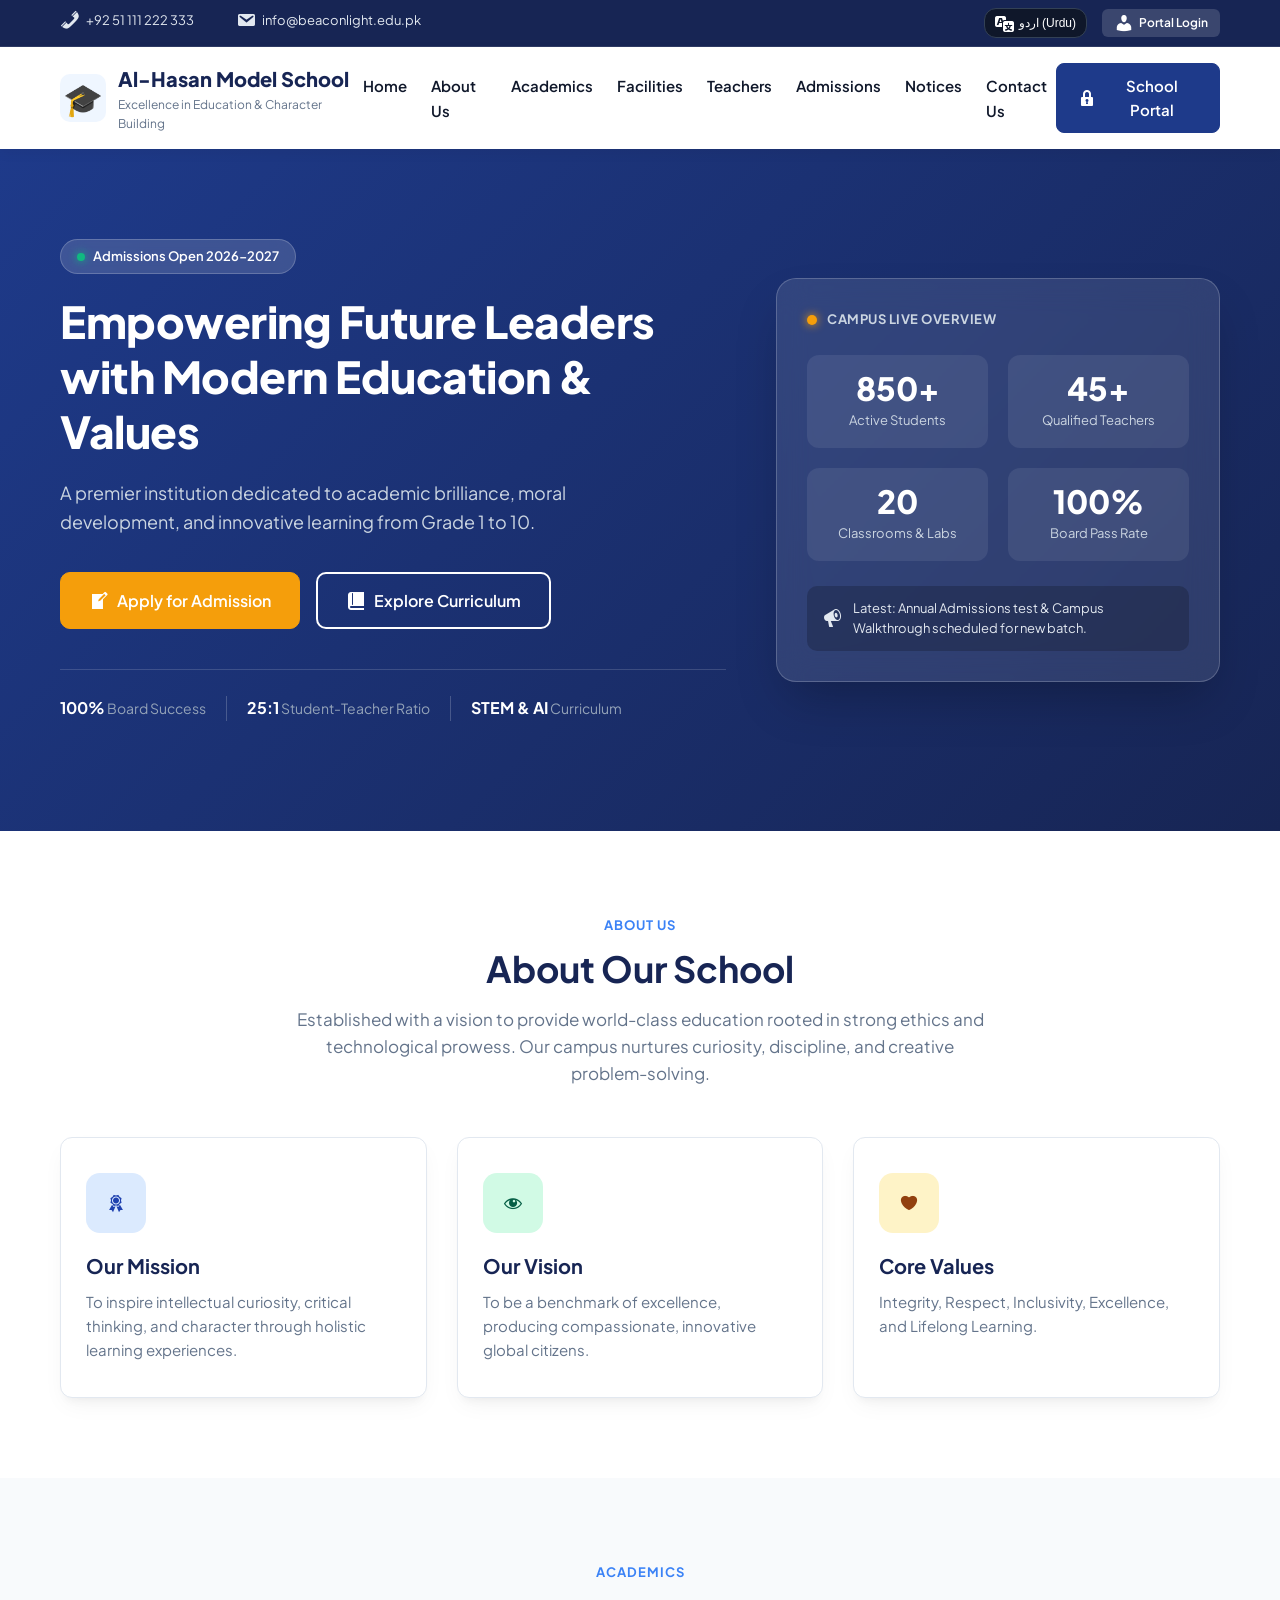
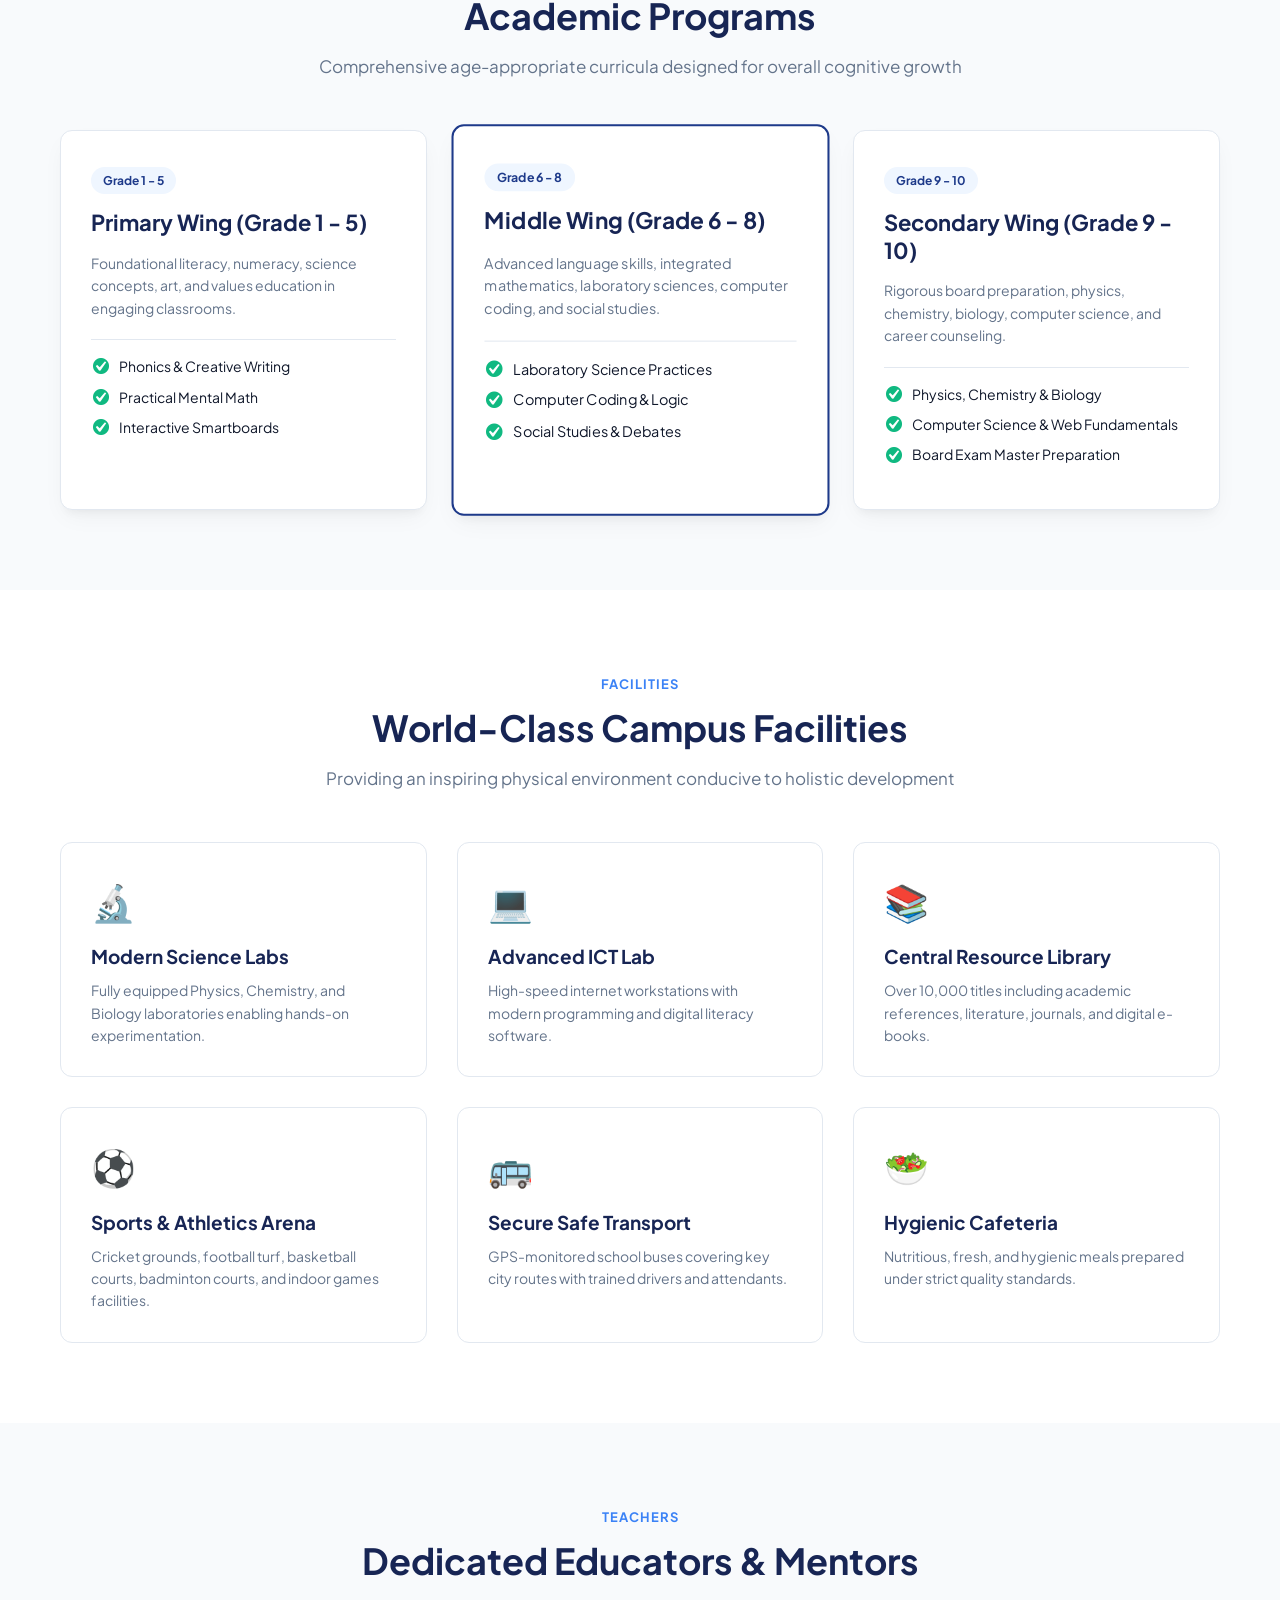
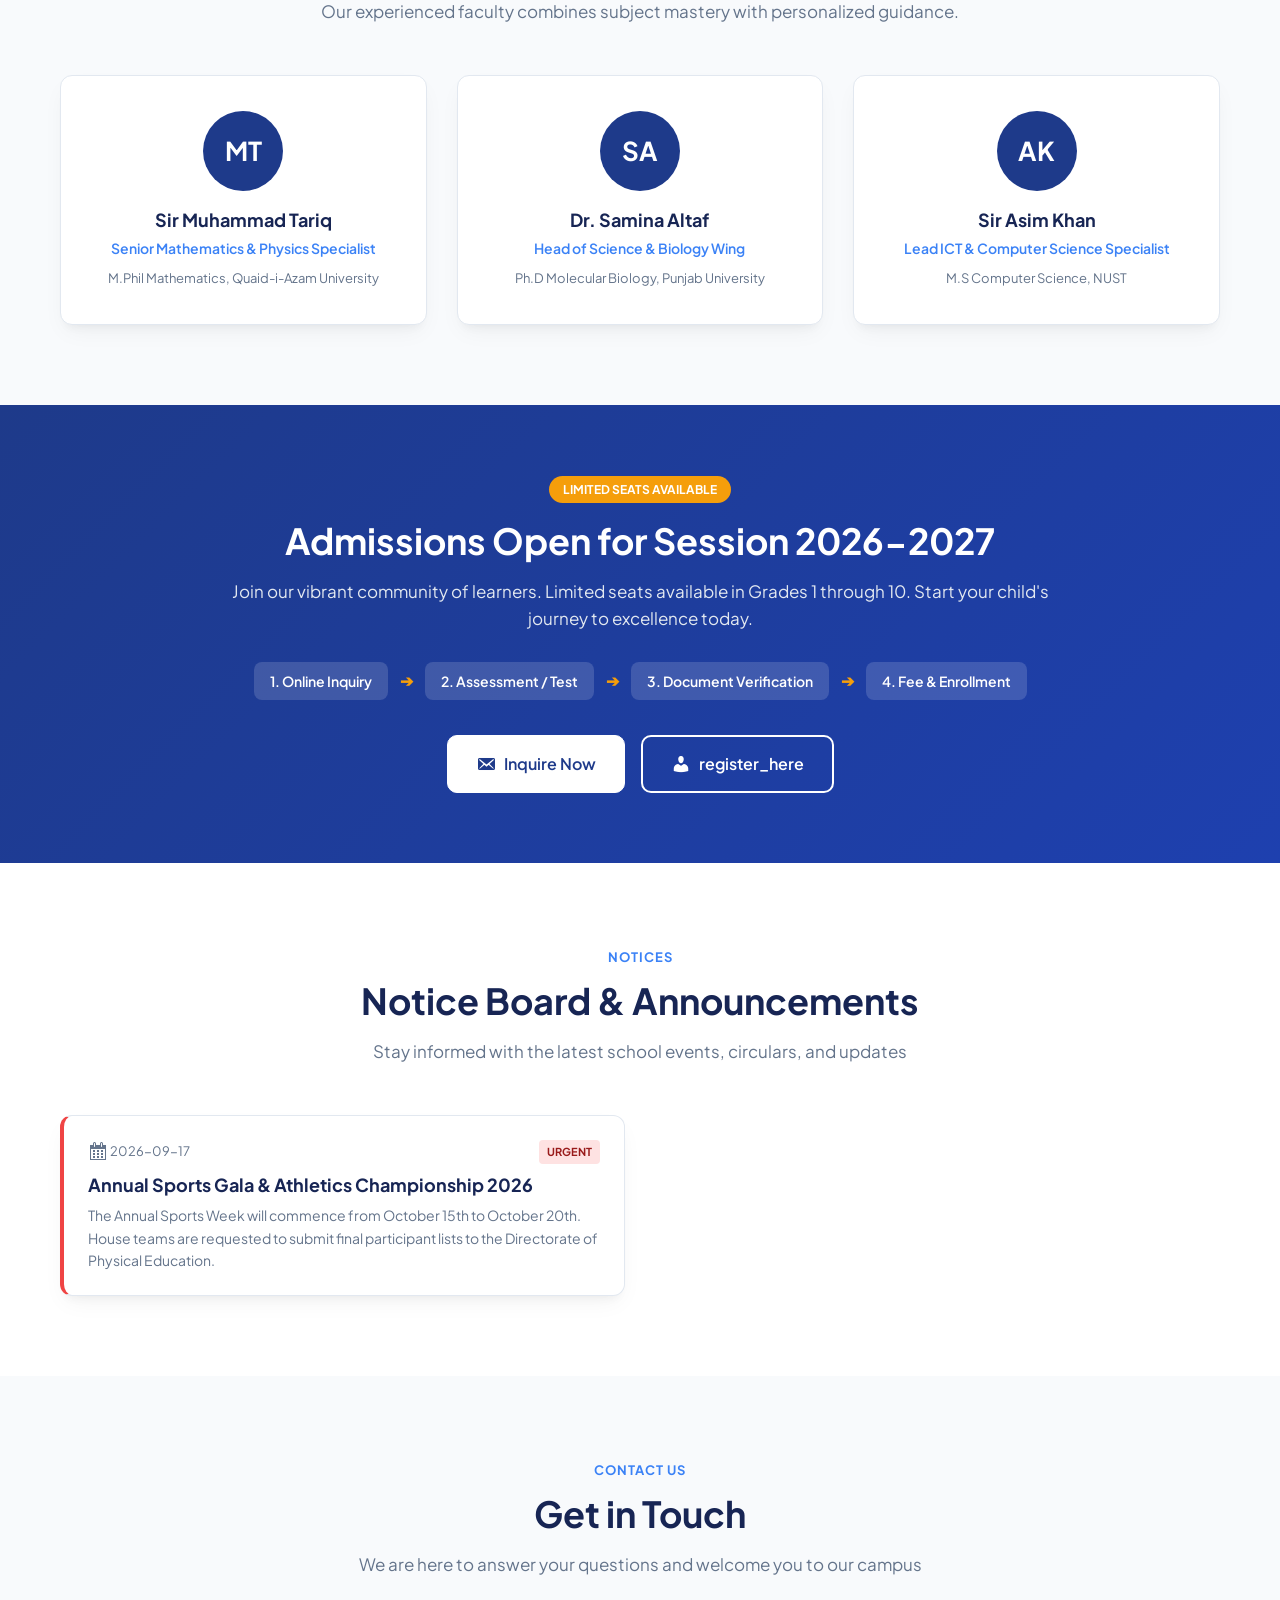
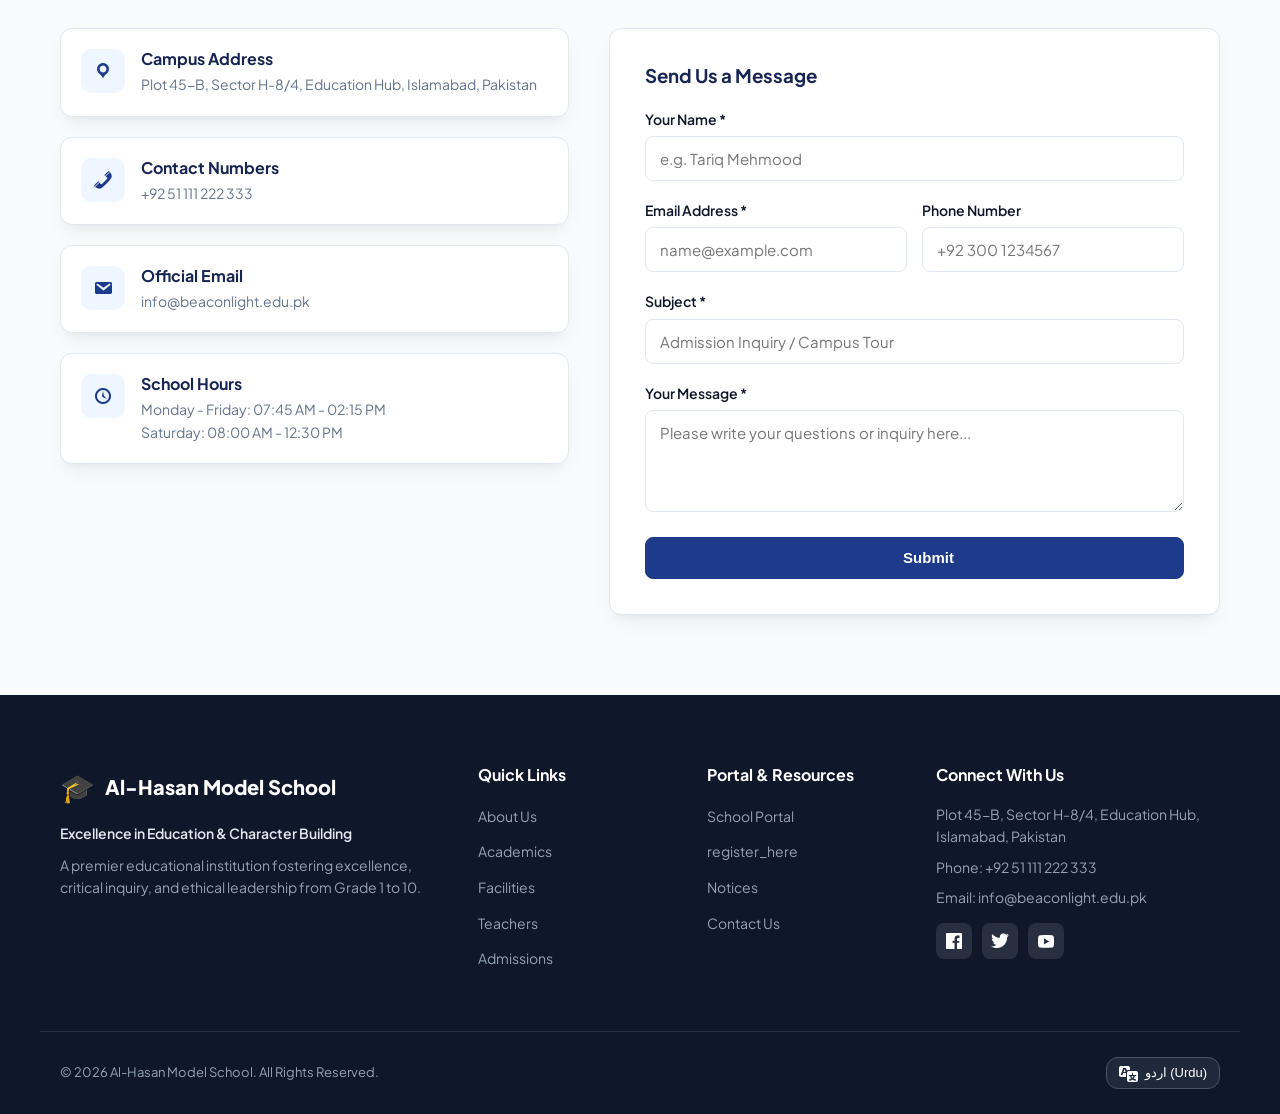
<file: school-management-system-fixed-github/index.html>
<!DOCTYPE html>
<html lang="en" dir="ltr">
<head>
    <meta charset="UTF-8">
    <meta name="viewport" content="width=device-width, initial-scale=1.0">
    <title>Beacon Light International Academy - School Management System</title>
    <!-- Google Fonts -->
    <link rel="preconnect" href="https://fonts.googleapis.com">
    <link rel="preconnect" href="https://fonts.gstatic.com" crossorigin>
    <link href="https://fonts.googleapis.com/css2?family=Noto+Nastaliq+Urdu:wght@400;700&family=Plus+Jakarta+Sans:wght@400;500;600;700;800&display=swap" rel="stylesheet">
    <!-- Dashicons Font & CSS -->
    <link rel="stylesheet" href="assets/css/dashicons.min.css">
    <!-- Core Styles -->
    <link rel="stylesheet" href="assets/css/landing.css">
    <link rel="stylesheet" href="assets/css/rtl.css">
</head>
<body class="sms-landing-body">

    <!-- Top Notification Bar -->
    <div class="sms-top-bar">
        <div class="sms-container sms-top-bar-inner">
            <div class="sms-top-info">
                <span><i class="dashicons dashicons-phone"></i> <span id="topPhone">+92 51 111 222 333</span></span>
                <span class="sms-hide-mobile"><i class="dashicons dashicons-email"></i> <span id="topEmail">info@beaconlight.edu.pk</span></span>
            </div>
            <div class="sms-top-actions">
                <div class="sms-lang-switcher" style="display:inline-flex; align-items:center; gap:6px;">
                    <button type="button" class="lang-pill" id="langSwitchBtn" onclick="toggleLanguage()" style="background:#0f172a; color:#fff; border:1px solid #334155; padding:4px 10px; border-radius:12px; cursor:pointer; font-size:12px; display:inline-flex; align-items:center; gap:4px;">
                        <i class="dashicons dashicons-translation"></i> <span id="langSwitchText">اردو (Urdu)</span>
                    </button>
                </div>
                <a href="portal.html" class="sms-btn-top-portal">
                    <i class="dashicons dashicons-admin-users"></i> <span data-i18n="portal_login">Portal Login</span>
                </a>
            </div>
        </div>
    </div>

    <!-- Main Navigation Header -->
    <header class="sms-header" id="mainHeader">
        <div class="sms-container sms-header-inner">
            <a href="index.html" class="sms-brand">
                <div class="sms-brand-icon">🎓</div>
                <div class="sms-brand-text">
                    <span class="sms-brand-name" data-i18n="school_name">Beacon Light International Academy</span>
                    <span class="sms-brand-tag" data-i18n="school_tagline">Empowering Minds, Shaping the Future</span>
                </div>
            </a>

            <nav class="sms-nav" id="mainNav">
                <ul class="sms-nav-list">
                    <li><a href="#home" data-i18n="home">Home</a></li>
                    <li><a href="#about" data-i18n="about">About</a></li>
                    <li><a href="#academics" data-i18n="academics">Academics</a></li>
                    <li><a href="#facilities" data-i18n="facilities">Facilities</a></li>
                    <li><a href="#faculty" data-i18n="teachers">Teachers</a></li>
                    <li><a href="#admissions" data-i18n="admissions">Admissions</a></li>
                    <li><a href="#notices" data-i18n="notices">Notices</a></li>
                    <li><a href="#contact" data-i18n="contact">Contact</a></li>
                </ul>
            </nav>

            <div class="sms-header-cta">
                <a href="portal.html" class="sms-btn sms-btn-primary">
                    <i class="dashicons dashicons-lock"></i> <span data-i18n="portal_access">Portal Access</span>
                </a>
                <button class="sms-mobile-toggle" id="mobileMenuToggle" aria-label="Toggle Menu">
                    <span></span><span></span><span></span>
                </button>
            </div>
        </div>
    </header>

    <!-- Hero Section -->
    <section class="sms-hero-section" id="home">
        <div class="sms-container sms-hero-inner">
            <div class="sms-hero-content">
                <div class="sms-hero-badge">
                    <span class="pulse-dot"></span> Admissions Open 2026-2027
                </div>
                <h1 class="sms-hero-title" data-i18n="hero_title">Inspiring Academic Excellence, Character & Leadership</h1>
                <p class="sms-hero-subtitle" data-i18n="hero_subtitle">A future-focused school community committed to nurturing curiosity, innovation, and strong moral values in students from Grade 1 to 10.</p>
                <div class="sms-hero-buttons">
                    <a href="#admissions" class="sms-btn sms-btn-accent sms-btn-lg">
                        <i class="dashicons dashicons-welcome-write-blog"></i> <span data-i18n="apply_now">Apply for Admission</span>
                    </a>
                    <a href="#academics" class="sms-btn sms-btn-outline-white sms-btn-lg">
                        <i class="dashicons dashicons-book-alt"></i> <span data-i18n="explore_curriculum">Explore Curriculum</span>
                    </a>
                </div>
                <div class="sms-hero-trust">
                    <div class="trust-item">
                        <strong>100%</strong> Board Success
                    </div>
                    <div class="trust-divider"></div>
                    <div class="trust-item">
                        <strong>25:1</strong> Student-Teacher Ratio
                    </div>
                    <div class="trust-divider"></div>
                    <div class="trust-item">
                        <strong>STEM & AI</strong> Curriculum
                    </div>
                </div>
            </div>
            <div class="sms-hero-visual">
                <div class="sms-hero-card-glass">
                    <div class="card-glass-header">
                        <div class="live-indicator"></div>
                        <span>Campus Live Overview</span>
                    </div>
                    <div class="card-glass-stats">
                        <div class="glass-stat">
                            <span class="num" id="statStudents">850+</span>
                            <span class="txt" data-i18n="stat_students">Enrolled Students</span>
                        </div>
                        <div class="glass-stat">
                            <span class="num" id="statTeachers">45+</span>
                            <span class="txt" data-i18n="stat_teachers">Qualified Faculty</span>
                        </div>
                        <div class="glass-stat">
                            <span class="num" id="statClasses">20</span>
                            <span class="txt" data-i18n="stat_classes">Active Classes</span>
                        </div>
                        <div class="glass-stat">
                            <span class="num">100%</span>
                            <span class="txt" data-i18n="stat_pass_rate">Success Rate</span>
                        </div>
                    </div>
                    <div class="card-glass-notice">
                        <i class="dashicons dashicons-megaphone"></i>
                        <span>Latest: Annual Admissions test & Campus Walkthrough scheduled for new batch.</span>
                    </div>
                </div>
            </div>
        </div>
    </section>

    <!-- About Section -->
    <section class="sms-section sms-section-about" id="about">
        <div class="sms-container">
            <div class="sms-section-head">
                <span class="sms-section-tag" data-i18n="about">About Us</span>
                <h2 class="sms-section-title" data-i18n="about_title">Building Tomorrow's Leaders Today</h2>
                <p class="sms-section-desc" data-i18n="about_desc">Beacon Light International Academy combines world-class modern education with holistic moral grounding, preparing learners to thrive in higher academics and global careers.</p>
            </div>

            <div class="sms-grid-3">
                <div class="sms-card-feature">
                    <div class="sms-icon-box bg-blue">
                        <i class="dashicons dashicons-awards"></i>
                    </div>
                    <h3 data-i18n="mission">Our Mission</h3>
                    <p data-i18n="mission_desc">To deliver an inclusive, rigorous, and inspiring learning ecosystem where each student develops critical thinking, creative resilience, and ethical leadership.</p>
                </div>
                <div class="sms-card-feature">
                    <div class="sms-icon-box bg-green">
                        <i class="dashicons dashicons-visibility"></i>
                    </div>
                    <h3 data-i18n="vision">Our Vision</h3>
                    <p data-i18n="vision_desc">To be the country's benchmark institution in holistic student development, bridging academic rigor with modern digital competencies.</p>
                </div>
                <div class="sms-card-feature">
                    <div class="sms-icon-box bg-gold">
                        <i class="dashicons dashicons-heart"></i>
                    </div>
                    <h3 data-i18n="values">Core Values</h3>
                    <p data-i18n="values_desc">Integrity, Curiosity, Respect, Excellence, and Compassion form the bedrock of everything we teach and practice.</p>
                </div>
            </div>
        </div>
    </section>

    <!-- Academic Programs -->
    <section class="sms-section sms-section-light" id="academics">
        <div class="sms-container">
            <div class="sms-section-head">
                <span class="sms-section-tag" data-i18n="academics">Academics</span>
                <h2 class="sms-section-title" data-i18n="programs_title">Structured Academic Pathways</h2>
                <p class="sms-section-desc" data-i18n="programs_subtitle">Comprehensive syllabi aligned with international standards and national curriculum benchmarks.</p>
            </div>

            <div class="sms-grid-3">
                <div class="sms-card-program">
                    <div class="program-badge">Grade 1 - 5</div>
                    <h3 data-i18n="primary_school">Primary Education</h3>
                    <p data-i18n="primary_desc">Building foundational literacy, numeracy, social skills, and creative expression through engaging experiential learning.</p>
                    <ul class="program-features">
                        <li><i class="dashicons dashicons-yes-alt"></i> Phonics & Creative Writing</li>
                        <li><i class="dashicons dashicons-yes-alt"></i> Practical Mental Math</li>
                        <li><i class="dashicons dashicons-yes-alt"></i> Interactive Smartboards</li>
                    </ul>
                </div>

                <div class="sms-card-program featured">
                    <div class="program-badge">Grade 6 - 8</div>
                    <h3 data-i18n="middle_school">Middle School</h3>
                    <p data-i18n="middle_desc">Transitioning into deeper scientific inquiries, critical problem solving, digital computer literacy, and team collaboration.</p>
                    <ul class="program-features">
                        <li><i class="dashicons dashicons-yes-alt"></i> Laboratory Science Practices</li>
                        <li><i class="dashicons dashicons-yes-alt"></i> Computer Coding & Logic</li>
                        <li><i class="dashicons dashicons-yes-alt"></i> Social Studies & Debates</li>
                    </ul>
                </div>

                <div class="sms-card-program">
                    <div class="program-badge">Grade 9 - 10</div>
                    <h3 data-i18n="secondary_school">Secondary & Matriculation</h3>
                    <p data-i18n="secondary_desc">Rigorous board examination preparation across Science, Computer Science, and Humanities with individual mentoring.</p>
                    <ul class="program-features">
                        <li><i class="dashicons dashicons-yes-alt"></i> Physics, Chemistry & Biology</li>
                        <li><i class="dashicons dashicons-yes-alt"></i> Computer Science & Web Fundamentals</li>
                        <li><i class="dashicons dashicons-yes-alt"></i> Board Exam Master Preparation</li>
                    </ul>
                </div>
            </div>
        </div>
    </section>

    <!-- Facilities -->
    <section class="sms-section" id="facilities">
        <div class="sms-container">
            <div class="sms-section-head">
                <span class="sms-section-tag" data-i18n="facilities">Facilities</span>
                <h2 class="sms-section-title" data-i18n="facilities_title">State-of-the-Art Campus Amenities</h2>
                <p class="sms-section-desc" data-i18n="facilities_subtitle">Designed to provide a secure, comfortable, and highly stimulating environment for all students.</p>
            </div>

            <div class="sms-grid-3">
                <div class="sms-facility-card">
                    <div class="facility-icon">🔬</div>
                    <h3 data-i18n="fac_science">Advanced Science Labs</h3>
                    <p data-i18n="fac_science_desc">Fully equipped physics, chemistry, and biology labs with modern safety equipment and apparatus.</p>
                </div>
                <div class="sms-facility-card">
                    <div class="facility-icon">💻</div>
                    <h3 data-i18n="fac_computer">Modern Computer Center</h3>
                    <p data-i18n="fac_computer_desc">High-speed gigabit workstations, programming environments, and safe educational internet filtering.</p>
                </div>
                <div class="sms-facility-card">
                    <div class="facility-icon">📚</div>
                    <h3 data-i18n="fac_library">Digital Library</h3>
                    <p data-i18n="fac_library_desc">Over 15,000 physical volumes, reading pods, academic journals, and round-the-clock digital e-book access.</p>
                </div>
                <div class="sms-facility-card">
                    <div class="facility-icon">⚽</div>
                    <h3 data-i18n="fac_sports">Sports Complex</h3>
                    <p data-i18n="fac_sports_desc">Multipurpose ground, cricket pitch, badminton courts, table tennis arena, and qualified athletic coaches.</p>
                </div>
                <div class="sms-facility-card">
                    <div class="facility-icon">🚌</div>
                    <h3 data-i18n="fac_transport">Safe School Transport</h3>
                    <p data-i18n="fac_transport_desc">Dedicated fleet of GPS-monitored, air-conditioned buses covering all major city residential zones.</p>
                </div>
                <div class="sms-facility-card">
                    <div class="facility-icon">🥗</div>
                    <h3 data-i18n="fac_canteen">Hygienic Cafeteria</h3>
                    <p data-i18n="fac_canteen_desc">Nutritious meals, fresh juices, and clean snacks prepared daily under strict hygiene inspections.</p>
                </div>
            </div>
        </div>
    </section>

    <!-- Faculty Spotlight -->
    <section class="sms-section sms-section-light" id="faculty">
        <div class="sms-container">
            <div class="sms-section-head">
                <span class="sms-section-tag" data-i18n="teachers">Faculty</span>
                <h2 class="sms-section-title">Dedicated Educators & Mentors</h2>
                <p class="sms-section-desc">Our experienced faculty combines subject mastery with personalized guidance.</p>
            </div>

            <div class="sms-grid-3" id="facultyCardsContainer">
                <div class="sms-card-teacher">
                    <div class="teacher-avatar">MT</div>
                    <h3>Sir Muhammad Tariq</h3>
                    <span class="teacher-role">Senior Mathematics & Physics Specialist</span>
                    <p class="teacher-qual">M.Phil Mathematics, Quaid-i-Azam University</p>
                </div>
                <div class="sms-card-teacher">
                    <div class="teacher-avatar">SA</div>
                    <h3>Dr. Samina Altaf</h3>
                    <span class="teacher-role">Head of Science & Biology Wing</span>
                    <p class="teacher-qual">Ph.D Molecular Biology, Punjab University</p>
                </div>
                <div class="sms-card-teacher">
                    <div class="teacher-avatar">AK</div>
                    <h3>Sir Asim Khan</h3>
                    <span class="teacher-role">Lead ICT & Computer Science Specialist</span>
                    <p class="teacher-qual">M.S Computer Science, NUST</p>
                </div>
            </div>
        </div>
    </section>

    <!-- Admissions CTA Banner -->
    <section class="sms-section-cta" id="admissions">
        <div class="sms-container">
            <div class="sms-cta-card">
                <div class="sms-cta-content">
                    <span class="cta-tag">Limited Seats Available</span>
                    <h2 data-i18n="admissions_title">Begin Your Child's Journey of Excellence</h2>
                    <p data-i18n="admissions_desc">Admissions are open for the 2026-2027 academic session. Secure your child's seat today through our straightforward 4-step admission process.</p>
                    <div class="admission-steps">
                        <span class="step-pill" data-i18n="step1">Step 1: Registration</span>
                        <span class="step-arrow">➔</span>
                        <span class="step-pill" data-i18n="step2">Step 2: Assessment</span>
                        <span class="step-arrow">➔</span>
                        <span class="step-pill" data-i18n="step3">Step 3: Interview</span>
                        <span class="step-arrow">➔</span>
                        <span class="step-pill" data-i18n="step4">Step 4: Admission Confirmed</span>
                    </div>
                    <div class="cta-buttons">
                        <a href="#contact" class="sms-btn sms-btn-white sms-btn-lg">
                            <i class="dashicons dashicons-email-alt"></i> <span data-i18n="inquire_now">Inquire Now</span>
                        </a>
                        <a href="portal.html" class="sms-btn sms-btn-outline-white sms-btn-lg">
                            <i class="dashicons dashicons-admin-users"></i> <span data-i18n="register_here">Online Portal Access</span>
                        </a>
                    </div>
                </div>
            </div>
        </div>
    </section>

    <!-- Notices & Circulars -->
    <section class="sms-section" id="notices">
        <div class="sms-container">
            <div class="sms-section-head">
                <span class="sms-section-tag" data-i18n="notices">Notice Board</span>
                <h2 class="sms-section-title" data-i18n="notices_title">Official Announcements & Circulars</h2>
                <p class="sms-section-desc" data-i18n="notices_subtitle">Stay updated with academic schedules, events, and school administrative notices.</p>
            </div>

            <div class="sms-grid-2" id="landingNoticesContainer">
                <!-- Dynamically loaded from SMSData -->
            </div>
        </div>
    </section>

    <!-- Contact & Location -->
    <section class="sms-section sms-section-light" id="contact">
        <div class="sms-container">
            <div class="sms-section-head">
                <span class="sms-section-tag" data-i18n="contact">Contact</span>
                <h2 class="sms-section-title" data-i18n="contact_title">Get In Touch With Us</h2>
                <p class="sms-section-desc" data-i18n="contact_subtitle">Have questions or want to schedule a personalized campus tour? We'd love to hear from you.</p>
            </div>

            <div class="sms-grid-contact">
                <div class="sms-contact-info-cards">
                    <div class="contact-card">
                        <div class="c-icon"><i class="dashicons dashicons-location"></i></div>
                        <div>
                            <h4 data-i18n="address">Campus Address</h4>
                            <p id="contactAddress">Plot 45-B, Sector H-8/4, Education Hub, Islamabad, Pakistan</p>
                        </div>
                    </div>
                    <div class="contact-card">
                        <div class="c-icon"><i class="dashicons dashicons-phone"></i></div>
                        <div>
                            <h4 data-i18n="phone">Phone Number</h4>
                            <p id="contactPhone">+92 51 111 222 333</p>
                        </div>
                    </div>
                    <div class="contact-card">
                        <div class="c-icon"><i class="dashicons dashicons-email"></i></div>
                        <div>
                            <h4 data-i18n="email">Email Address</h4>
                            <p id="contactEmail">info@beaconlight.edu.pk</p>
                        </div>
                    </div>
                    <div class="contact-card">
                        <div class="c-icon"><i class="dashicons dashicons-clock"></i></div>
                        <div>
                            <h4>School Hours</h4>
                            <p>Monday - Friday: 07:45 AM - 02:15 PM<br>Saturday: 08:00 AM - 12:30 PM</p>
                        </div>
                    </div>
                </div>

                <!-- Contact Form -->
                <div class="sms-contact-form-box">
                    <h3 data-i18n="send_message">Send Us a Direct Message</h3>
                    <form id="smsPublicContactForm">
                        <div class="form-group">
                            <label><span data-i18n="your_name">Your Full Name</span> *</label>
                            <input type="text" name="name" id="contactName" required class="sms-input" placeholder="e.g. Tariq Mehmood">
                        </div>
                        <div class="form-row">
                            <div class="form-group">
                                <label><span data-i18n="your_email">Your Email Address</span> *</label>
                                <input type="email" name="email" id="contactEmailInput" required class="sms-input" placeholder="name@example.com">
                            </div>
                            <div class="form-group">
                                <label><span data-i18n="your_phone">Phone Number</span></label>
                                <input type="text" name="phone" id="contactPhoneInput" class="sms-input" placeholder="+92 300 1234567">
                            </div>
                        </div>
                        <div class="form-group">
                            <label><span data-i18n="subject">Subject</span> *</label>
                            <input type="text" name="subject" id="contactSubject" required class="sms-input" placeholder="Admission Inquiry / Campus Tour">
                        </div>
                        <div class="form-group">
                            <label><span data-i18n="message">Your Message</span> *</label>
                            <textarea name="message" id="contactMessage" rows="4" required class="sms-input" placeholder="Please write your questions or inquiry here..."></textarea>
                        </div>
                        <button type="submit" class="sms-btn sms-btn-primary sms-btn-block">
                            <i class="dashicons dashicons-send"></i> <span data-i18n="submit">Submit Message</span>
                        </button>
                        <div class="sms-form-alert" id="smsContactAlert" style="display:none;"></div>
                    </form>
                </div>
            </div>
        </div>
    </section>

    <!-- Footer -->
    <footer class="sms-footer">
        <div class="sms-container sms-footer-grid">
            <div class="footer-col brand-col">
                <div class="sms-brand-footer">
                    <span class="icon">🎓</span>
                    <span class="name" data-i18n="school_name">Beacon Light International Academy</span>
                </div>
                <p class="tag" data-i18n="school_tagline">Empowering Minds, Shaping the Future</p>
                <p class="desc">A premier educational institution fostering excellence, critical inquiry, and ethical leadership from Grade 1 to 10.</p>
            </div>

            <div class="footer-col">
                <h4 data-i18n="quick_links">Quick Links</h4>
                <ul>
                    <li><a href="#about" data-i18n="about">About Us</a></li>
                    <li><a href="#academics" data-i18n="academics">Academics</a></li>
                    <li><a href="#facilities" data-i18n="facilities">Campus Facilities</a></li>
                    <li><a href="#faculty" data-i18n="teachers">Faculty</a></li>
                    <li><a href="#admissions" data-i18n="admissions">Admissions</a></li>
                </ul>
            </div>

            <div class="footer-col">
                <h4>Portal & Resources</h4>
                <ul>
                    <li><a href="portal.html" data-i18n="portal_access">Portal Access</a></li>
                    <li><a href="portal.html" data-i18n="register_here">Online Registration</a></li>
                    <li><a href="#notices" data-i18n="notices">Notices</a></li>
                    <li><a href="#contact" data-i18n="contact">Contact Support</a></li>
                </ul>
            </div>

            <div class="footer-col">
                <h4>Connect With Us</h4>
                <p id="footerAddress">Plot 45-B, Sector H-8/4, Education Hub, Islamabad, Pakistan</p>
                <p>Phone: <span id="footerPhone">+92 51 111 222 333</span></p>
                <p>Email: <span id="footerEmail">info@beaconlight.edu.pk</span></p>
                <div class="sms-footer-social">
                    <a href="#" aria-label="Facebook"><i class="dashicons dashicons-facebook"></i></a>
                    <a href="#" aria-label="Twitter"><i class="dashicons dashicons-twitter"></i></a>
                    <a href="#" aria-label="YouTube"><i class="dashicons dashicons-youtube"></i></a>
                </div>
            </div>
        </div>

        <div class="sms-footer-bottom">
            <div class="sms-container sms-footer-bottom-inner">
                <p>&copy; 2026 <span data-i18n="school_name">Beacon Light International Academy</span>. <span data-i18n="all_rights_reserved">All rights reserved.</span></p>
                <div>
                    <button type="button" class="lang-pill" onclick="toggleLanguage()" style="background:#1e293b; color:#fff; border:1px solid #475569; padding:5px 12px; border-radius:12px; cursor:pointer; font-size:13px; display:inline-flex; align-items:center; gap:6px;">
                        <i class="dashicons dashicons-translation"></i> <span id="footerLangSwitchText">اردو (Urdu)</span>
                    </button>
                </div>
            </div>
        </div>
    </footer>

    <!-- Scripts -->
    <script src="assets/js/i18n.js"></script>
    <script src="assets/js/data.js"></script>
    <script src="assets/js/landing.js"></script>

    <script>
        function toggleLanguage() {
            const current = SMS_I18n.getLanguage();
            const next = current === 'en' ? 'ur' : 'en';
            SMS_I18n.setLanguage(next);
            updateLangButton();
        }

        function updateLangButton() {
            const current = SMS_I18n.getLanguage();
            const label = current === 'en' ? 'اردو (Urdu)' : 'English';
            const btn1 = document.getElementById('langSwitchText');
            const btn2 = document.getElementById('footerLangSwitchText');
            if (btn1) btn1.textContent = label;
            if (btn2) btn2.textContent = label;
        }

        document.addEventListener('DOMContentLoaded', () => {
            updateLangButton();
            
            // Populate stats & settings from SMSData
            const db = SMSData.get();
            if (db && db.settings) {
                const s = db.settings;
                const tp = document.getElementById('topPhone');
                const te = document.getElementById('topEmail');
                const cp = document.getElementById('contactPhone');
                const ce = document.getElementById('contactEmail');
                const ca = document.getElementById('contactAddress');
                const fp = document.getElementById('footerPhone');
                const fe = document.getElementById('footerEmail');
                const fa = document.getElementById('footerAddress');
                
                if (tp) tp.textContent = s.school_phone;
                if (te) te.textContent = s.school_email;
                if (cp) cp.textContent = s.school_phone;
                if (ce) ce.textContent = s.school_email;
                if (ca) ca.textContent = s.school_address;
                if (fp) fp.textContent = s.school_phone;
                if (fe) fe.textContent = s.school_email;
                if (fa) fa.textContent = s.school_address;
            }

            // Sync stats
            if (db && db.students) {
                const sEl = document.getElementById('statStudents');
                const tEl = document.getElementById('statTeachers');
                const cEl = document.getElementById('statClasses');
                if (sEl) sEl.textContent = `${db.students.length}+`;
                if (tEl) tEl.textContent = `${db.teachers.length}+`;
                if (cEl) cEl.textContent = `${db.classes.length}`;
            }

            // Mobile menu toggle
            const toggle = document.getElementById('mobileMenuToggle');
            const nav = document.getElementById('mainNav');
            if (toggle && nav) {
                toggle.addEventListener('click', () => {
                    nav.classList.toggle('open');
                });
            }
        });
    </script>
</body>
</html>
</file>
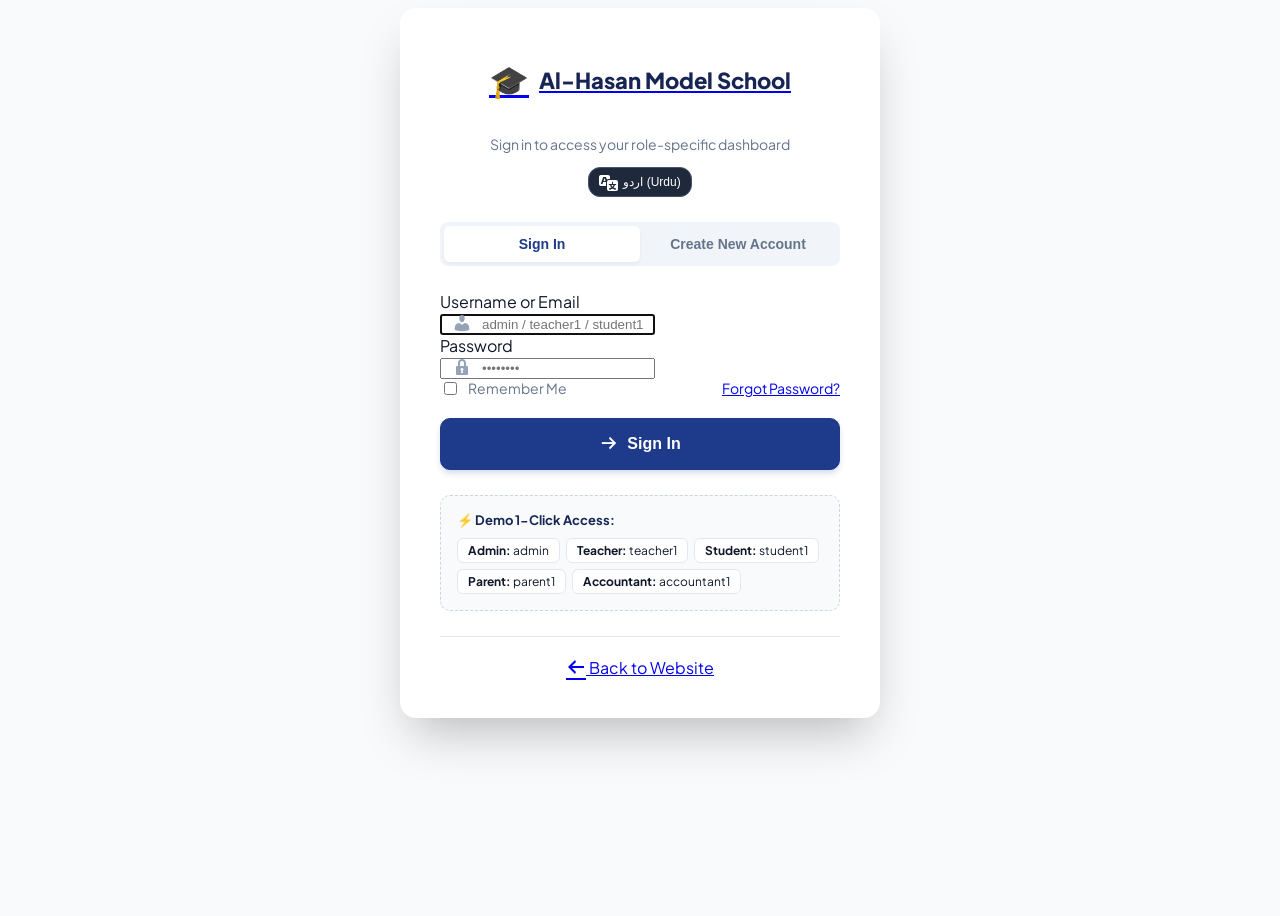
<file: school-management-system-fixed-github/portal.html>
<!DOCTYPE html>
<html lang="en" dir="ltr">
<head>
    <meta charset="UTF-8">
    <meta name="viewport" content="width=device-width, initial-scale=1.0">
    <title>School Portal - Beacon Light International Academy</title>
    <!-- Google Fonts -->
    <link rel="preconnect" href="https://fonts.googleapis.com">
    <link rel="preconnect" href="https://fonts.gstatic.com" crossorigin>
    <link href="https://fonts.googleapis.com/css2?family=Noto+Nastaliq+Urdu:wght@400;700&family=Plus+Jakarta+Sans:wght@400;500;600;700;800&display=swap" rel="stylesheet">
    <!-- Dashicons Font & CSS -->
    <link rel="stylesheet" href="assets/css/dashicons.min.css">
    <!-- Core Portal Styles -->
    <link rel="stylesheet" href="assets/css/portal.css">
    <link rel="stylesheet" href="assets/css/rtl.css">
</head>
<body class="sms-portal-body">

    <!-- =========================================================================
         1. AUTH VIEW (LOGIN & REGISTRATION)
         ========================================================================= -->
    <div id="smsAuthContainer" class="sms-auth-wrapper">
        <div class="sms-auth-card">
            <div class="sms-auth-header">
                <a href="index.html" class="sms-auth-logo">
                    <span class="icon">🎓</span>
                    <h2 data-i18n="school_name">Beacon Light International Academy</h2>
                </a>
                <p data-i18n="login_subtitle">Integrated Academic & Administrative Information System</p>
                <div class="sms-auth-lang" style="margin-top:10px;">
                    <button type="button" class="lang-pill" onclick="toggleLanguage()" style="background:#1e293b; color:#fff; border:1px solid #475569; padding:4px 10px; border-radius:12px; cursor:pointer; font-size:12px; display:inline-flex; align-items:center; gap:4px;">
                        <i class="dashicons dashicons-translation"></i> <span class="langToggleLabel">اردو (Urdu)</span>
                    </button>
                </div>
            </div>

            <!-- Login / Register Switch Tabs -->
            <div class="sms-auth-tabs">
                <button type="button" class="auth-tab-btn active" id="tabLoginBtn" data-i18n="sign_in">Sign In</button>
                <button type="button" class="auth-tab-btn" id="tabRegisterBtn" data-i18n="register_title">Register Account</button>
            </div>

            <!-- LOGIN FORM PANEL -->
            <div class="sms-auth-form-panel" id="panelLogin">
                <form id="smsLoginForm">
                    <div class="form-group">
                        <label data-i18n="username_or_email">Username or Email</label>
                        <div class="input-with-icon">
                            <i class="dashicons dashicons-admin-users"></i>
                            <input type="text" id="loginUsername" required class="sms-input" placeholder="admin / teacher1 / student1" autofocus>
                        </div>
                    </div>

                    <div class="form-group">
                        <label data-i18n="password">Password</label>
                        <div class="input-with-icon">
                            <i class="dashicons dashicons-lock"></i>
                            <input type="password" id="loginPassword" required class="sms-input" placeholder="••••••••">
                        </div>
                    </div>

                    <div class="form-row-between">
                        <label class="sms-checkbox-label">
                            <input type="checkbox" id="loginRememberMe">
                            <span data-i18n="remember_me">Remember Me</span>
                        </label>
                        <a href="javascript:void(0)" onclick="alert('For demo accounts, use passwords: admin, teacher123, student123, parent123, accountant123')" class="text-sm text-muted">Forgot Password?</a>
                    </div>

                    <button type="submit" class="sms-btn sms-btn-primary sms-btn-block sms-btn-lg" style="background-color: #1e3a8a !important; color: #ffffff !important; border: 1px solid #1e3a8a !important; font-weight: 700 !important; cursor: pointer !important; width: 100% !important; min-height: 48px !important; display: flex !important; align-items: center !important; justify-content: center !important; gap: 8px !important; text-decoration: none !important;">
                        <i class="dashicons dashicons-arrow-right-alt" style="color: #ffffff !important; font-size: 18px !important;"></i>
                        <span style="color: #ffffff !important; font-size: 16px !important; font-weight: 700 !important;" data-i18n="sign_in">Sign In</span>
                    </button>
                </form>

                <!-- Demo Credentials Quick Helper -->
                <div class="sms-demo-credentials-box">
                    <div class="demo-title">⚡ <strong>Demo 1-Click Access:</strong></div>
                    <div class="demo-tags">
                        <span class="demo-tag" onclick="fillLogin('admin','admin')"><strong>Admin:</strong> admin</span>
                        <span class="demo-tag" onclick="fillLogin('teacher1','teacher123')"><strong>Teacher:</strong> teacher1</span>
                        <span class="demo-tag" onclick="fillLogin('student1','student123')"><strong>Student:</strong> student1</span>
                        <span class="demo-tag" onclick="fillLogin('parent1','parent123')"><strong>Parent:</strong> parent1</span>
                        <span class="demo-tag" onclick="fillLogin('accountant1','accountant123')"><strong>Accountant:</strong> accountant1</span>
                    </div>
                </div>
            </div>

            <!-- REGISTRATION FORM PANEL -->
            <div class="sms-auth-form-panel" id="panelRegister" style="display:none;">
                <form id="smsRegisterForm">
                    <div class="form-group">
                        <label><span data-i18n="full_name">Full Legal Name</span> *</label>
                        <input type="text" id="regName" required class="sms-input" placeholder="e.g. Asad Ullah">
                    </div>

                    <div class="form-group">
                        <label><span data-i18n="register_role">Select Role</span> *</label>
                        <select id="regRole" required class="sms-input">
                            <option value="student" data-i18n="role_student">Student</option>
                            <option value="teacher" data-i18n="role_teacher">Teacher</option>
                            <option value="parent" data-i18n="role_parent">Parent</option>
                            <option value="accountant" data-i18n="role_accountant">Accountant</option>
                        </select>
                    </div>

                    <div class="form-group">
                        <label><span data-i18n="username_or_email">Desired Username</span> *</label>
                        <input type="text" id="regUsername" required class="sms-input" placeholder="e.g. asad_ullah">
                    </div>

                    <div class="form-group">
                        <label><span data-i18n="your_email">Email Address</span> *</label>
                        <input type="email" id="regEmail" required class="sms-input" placeholder="asad@example.com">
                    </div>

                    <div class="form-group">
                        <label><span data-i18n="password">Password</span> *</label>
                        <input type="password" id="regPassword" required class="sms-input" placeholder="Minimum 6 characters">
                    </div>

                    <div class="sms-register-note">
                        <i class="dashicons dashicons-info"></i>
                        <span data-i18n="register_subtitle">Your registration will be queued for Admin review before dashboard privileges are activated.</span>
                    </div>

                    <button type="submit" class="sms-btn sms-btn-accent sms-btn-block sms-btn-lg" style="background-color: #f59e0b !important; color: #ffffff !important; border: 1px solid #f59e0b !important; font-weight: 700 !important; cursor: pointer !important; width: 100% !important; min-height: 48px !important; display: flex !important; align-items: center !important; justify-content: center !important; gap: 8px !important; text-decoration: none !important;">
                        <i class="dashicons dashicons-welcome-write-blog" style="color: #ffffff !important; font-size: 18px !important;"></i>
                        <span style="color: #ffffff !important; font-size: 16px !important; font-weight: 700 !important;" data-i18n="register_submit">Submit for Approval</span>
                    </button>

                    <div class="sms-form-alert" id="smsRegisterAlert" style="display:none; margin-top:12px;"></div>
                </form>
            </div>

            <div class="sms-auth-footer">
                <a href="index.html" class="back-link">
                    <i class="dashicons dashicons-arrow-left-alt"></i> <span data-i18n="back_to_website">Back to Main Website</span>
                </a>
            </div>
        </div>
    </div>

    <!-- =========================================================================
         2. PORTAL CONTAINER (TOPBAR, SIDEBAR & DASHBOARDS)
         ========================================================================= -->
    <div id="smsPortalContainer" class="sms-portal-wrapper" style="display:none;">
        
        <!-- Top Navbar -->
        <header class="sms-portal-topbar">
            <div class="sms-topbar-left">
                <button type="button" class="sidebar-toggle-btn" id="smsSidebarToggle" aria-label="Toggle Navigation">
                    <i class="dashicons dashicons-menu"></i>
                </button>
                <div class="topbar-brand">
                    <span class="icon">🎓</span>
                    <span class="name" id="navSchoolName">Beacon Light International Academy</span>
                    <span class="session-badge" id="navSession">Session: 2026-2027</span>
                </div>
            </div>

            <div class="sms-topbar-right">
                <button type="button" class="lang-pill" onclick="toggleLanguage()" style="background:#1e293b; color:#fff; border:1px solid #475569; padding:5px 12px; border-radius:12px; cursor:pointer; font-size:12px; display:inline-flex; align-items:center; gap:6px;">
                    <i class="dashicons dashicons-translation"></i> <span class="langToggleLabel">اردو (Urdu)</span>
                </button>

                <div class="user-profile-menu">
                    <div class="user-avatar" id="navUserAvatar">AD</div>
                    <div class="user-details">
                        <span class="user-name" id="navUserName">System Administrator</span>
                        <span class="user-role-badge" id="navUserRole">Super Admin</span>
                    </div>
                </div>

                <button type="button" class="logout-btn" onclick="logout()" title="Sign Out">
                    <i class="dashicons dashicons-migrate"></i>
                    <span data-i18n="logout">Sign Out</span>
                </button>
            </div>
        </header>

        <!-- Main Workspace -->
        <div class="sms-portal-body-wrapper">
            
            <!-- Sidebar -->
            <aside class="sms-portal-sidebar" id="smsSidebar">
                <nav class="sms-sidebar-menu" id="smsSidebarMenu">
                    <!-- Populated dynamically by portal.js based on role -->
                </nav>
            </aside>

            <!-- Main Tab Content Area -->
            <main class="sms-portal-main" id="smsMainContent">
                <div class="sms-tab-content" id="smsTabContent">
                    <!-- Populated dynamically by portal.js based on activeTab -->
                </div>
            </main>

        </div>
    </div>

    <!-- =========================================================================
         3. UNIVERSAL MODAL OVERLAY
         ========================================================================= -->
    <div id="smsUniversalModal" class="sms-modal-overlay" style="display:none;">
        <div class="sms-modal-dialog">
            <div class="sms-modal-header">
                <h3 id="smsModalTitle">Details</h3>
                <button type="button" class="sms-modal-close" onclick="closeModal()">×</button>
            </div>
            <div class="sms-modal-body" id="smsModalBody">
                <!-- Dynamically injected -->
            </div>
        </div>
    </div>

    <!-- =========================================================================
         4. HIDDEN MODAL TEMPLATES (Used by openModal())
         ========================================================================= -->
    
    <!-- Add Student Template -->
    <div class="sms-modal-hidden" id="modalAddStudent" data-title="Register New Student" style="display:none;">
        <form onsubmit="submitAddStudent(event)">
            <div class="form-row">
                <div class="form-group">
                    <label>Student Full Name *</label>
                    <input type="text" name="name" required class="sms-input" placeholder="e.g. Hamza Ali">
                </div>
                <div class="form-group">
                    <label>Username *</label>
                    <input type="text" name="username" required class="sms-input" placeholder="e.g. hamza_ali">
                </div>
            </div>
            <div class="form-row">
                <div class="form-group">
                    <label>Email Address *</label>
                    <input type="email" name="email" required class="sms-input" placeholder="hamza@example.com">
                </div>
                <div class="form-group">
                    <label>Gender *</label>
                    <select name="gender" class="sms-input">
                        <option value="Male">Male</option>
                        <option value="Female">Female</option>
                    </select>
                </div>
            </div>
            <div class="form-row">
                <div class="form-group">
                    <label>Admission No. *</label>
                    <input type="text" name="admission_no" required class="sms-input" value="ADM-2026-99">
                </div>
                <div class="form-group">
                    <label>Roll Number *</label>
                    <input type="text" name="roll_no" required class="sms-input" value="45">
                </div>
            </div>
            <div class="form-row">
                <div class="form-group">
                    <label>Assign Class *</label>
                    <select name="class_id" class="sms-input">
                        <option value="1">Grade 1</option>
                        <option value="2">Grade 2</option>
                        <option value="5">Grade 5</option>
                        <option value="9">Grade 9</option>
                        <option value="10">Grade 10</option>
                    </select>
                </div>
                <div class="form-group">
                    <label>Assign Section *</label>
                    <select name="section_id" class="sms-input">
                        <option value="1">Section A (Blue)</option>
                        <option value="2">Section B (Green)</option>
                    </select>
                </div>
            </div>
            <div class="form-group">
                <label>Residential Address</label>
                <textarea name="address" class="sms-input" rows="2" placeholder="Street, Sector, City"></textarea>
            </div>
            <div class="form-actions" style="margin-top:16px; display:flex; gap:10px;">
                <button type="submit" class="sms-btn sms-btn-primary">Save Student</button>
                <button type="button" class="sms-btn sms-btn-outline" onclick="closeModal()">Cancel</button>
            </div>
        </form>
    </div>

    <!-- Add Teacher Template -->
    <div class="sms-modal-hidden" id="modalAddTeacher" data-title="Add Faculty Member" style="display:none;">
        <form onsubmit="submitAddTeacher(event)">
            <div class="form-row">
                <div class="form-group">
                    <label>Faculty Full Name *</label>
                    <input type="text" name="name" required class="sms-input" placeholder="e.g. Prof. Khalid Mehmood">
                </div>
                <div class="form-group">
                    <label>Username *</label>
                    <input type="text" name="username" required class="sms-input" placeholder="e.g. khalid_m">
                </div>
            </div>
            <div class="form-row">
                <div class="form-group">
                    <label>Email Address *</label>
                    <input type="email" name="email" required class="sms-input" placeholder="khalid@beaconlight.edu.pk">
                </div>
                <div class="form-group">
                    <label>Phone Number *</label>
                    <input type="text" name="phone" required class="sms-input" placeholder="+92 300 9876543">
                </div>
            </div>
            <div class="form-row">
                <div class="form-group">
                    <label>Faculty ID Code *</label>
                    <input type="text" name="teacher_id" required class="sms-input" value="TCH-099">
                </div>
                <div class="form-group">
                    <label>Designation *</label>
                    <input type="text" name="designation" required class="sms-input" placeholder="Senior Subject Specialist">
                </div>
            </div>
            <div class="form-group">
                <label>Academic Qualification *</label>
                <input type="text" name="qualification" required class="sms-input" placeholder="M.Phil Physics / M.Sc Mathematics">
            </div>
            <div class="form-actions" style="margin-top:16px; display:flex; gap:10px;">
                <button type="submit" class="sms-btn sms-btn-primary">Save Faculty Member</button>
                <button type="button" class="sms-btn sms-btn-outline" onclick="closeModal()">Cancel</button>
            </div>
        </form>
    </div>

    <!-- Add Expense Template -->
    <div class="sms-modal-hidden" id="modalAddExpense" data-title="Record Operating Expense" style="display:none;">
        <form onsubmit="submitAddExpense(event)">
            <div class="form-group">
                <label>Expense Title / Purpose *</label>
                <input type="text" name="title" required class="sms-input" placeholder="e.g. Science Lab Consumables">
            </div>
            <div class="form-row">
                <div class="form-group">
                    <label>Category *</label>
                    <select name="category" class="sms-input">
                        <option value="laboratory">Laboratory & Equipment</option>
                        <option value="utilities">Utilities & Electricity</option>
                        <option value="maintenance">Campus Maintenance</option>
                        <option value="stationery">Stationery & Printing</option>
                        <option value="transport">Fleet Fuel & Maintenance</option>
                        <option value="events">Sports & Annual Functions</option>
                    </select>
                </div>
                <div class="form-group">
                    <label>Amount (PKR) *</label>
                    <input type="number" name="amount" required class="sms-input" placeholder="e.g. 25000">
                </div>
            </div>
            <div class="form-group">
                <label>Date *</label>
                <input type="date" name="expense_date" required class="sms-input" value="2026-09-17">
            </div>
            <div class="form-group">
                <label>Notes / Voucher Details</label>
                <textarea name="description" class="sms-input" rows="2"></textarea>
            </div>
            <div class="form-actions" style="margin-top:16px; display:flex; gap:10px;">
                <button type="submit" class="sms-btn sms-btn-primary">Save Expense</button>
                <button type="button" class="sms-btn sms-btn-outline" onclick="closeModal()">Cancel</button>
            </div>
        </form>
    </div>

    <!-- Add Notice Template -->
    <div class="sms-modal-hidden" id="modalAddNotice" data-title="Publish Circular / Notice" style="display:none;">
        <form onsubmit="submitAddNotice(event)">
            <div class="form-group">
                <label>Notice Headline *</label>
                <input type="text" name="title" required class="sms-input" placeholder="e.g. Schedule for First Term Examinations 2026">
            </div>
            <div class="form-row">
                <div class="form-group">
                    <label>Target Audience *</label>
                    <select name="audience" class="sms-input">
                        <option value="all">All School Community</option>
                        <option value="public">Public (Website Notice Board)</option>
                        <option value="teachers">Teachers Only</option>
                        <option value="students">Students Only</option>
                        <option value="parents">Parents Only</option>
                    </select>
                </div>
                <div class="form-group">
                    <label>Priority *</label>
                    <select name="priority" class="sms-input">
                        <option value="normal">Normal</option>
                        <option value="urgent">Urgent / Important</option>
                    </select>
                </div>
            </div>
            <div class="form-group">
                <label>Circular Content / Details *</label>
                <textarea name="content" required class="sms-input" rows="4" placeholder="Detailed announcement text..."></textarea>
            </div>
            <div class="form-actions" style="margin-top:16px; display:flex; gap:10px;">
                <button type="submit" class="sms-btn sms-btn-primary">Publish Announcement</button>
                <button type="button" class="sms-btn sms-btn-outline" onclick="closeModal()">Cancel</button>
            </div>
        </form>
    </div>

    <!-- Scripts -->
    <script src="assets/js/i18n.js"></script>
    <script src="assets/js/data.js"></script>
    <script src="assets/js/portal.js"></script>

    <script>
        function toggleLanguage() {
            const current = SMS_I18n.getLanguage();
            const next = current === 'en' ? 'ur' : 'en';
            SMS_I18n.setLanguage(next);
            updateLangButton();
            if (typeof renderPortalView === 'function' && currentUser) {
                renderPortalView();
            }
        }

        function updateLangButton() {
            const current = SMS_I18n.getLanguage();
            const label = current === 'en' ? 'اردو (Urdu)' : 'English';
            document.querySelectorAll('.langToggleLabel').forEach(el => {
                el.textContent = label;
            });
        }

        document.addEventListener('DOMContentLoaded', () => {
            updateLangButton();
        });
    </script>
</body>
</html>
</file>
<file: school-management-system-fixed-github/assets/css/landing.css>
/* ==========================================================================
   SCHOOL MANAGEMENT SYSTEM — LANDING PAGE STYLES
   ========================================================================== */

:root {
    --sms-primary: #1e3a8a;
    --sms-primary-dark: #172554;
    --sms-primary-light: #3b82f6;
    --sms-accent: #f59e0b;
    --sms-accent-dark: #d97706;
    --sms-success: #10b981;
    --sms-danger: #ef4444;
    --sms-text-dark: #0f172a;
    --sms-text-muted: #64748b;
    --sms-bg-light: #f8fafc;
    --sms-bg-white: #ffffff;
    --sms-border: #e2e8f0;
    --sms-radius: 12px;
    --sms-shadow: 0 10px 25px -5px rgba(0, 0, 0, 0.05), 0 8px 10px -6px rgba(0, 0, 0, 0.05);
    --sms-shadow-lg: 0 20px 25px -5px rgba(0, 0, 0, 0.1), 0 8px 10px -6px rgba(0, 0, 0, 0.1);
}

* {
    box-sizing: border-box;
    margin: 0;
    padding: 0;
}

body.sms-landing-body {
    font-family: 'Plus Jakarta Sans', -apple-system, BlinkMacSystemFont, "Segoe UI", Roboto, sans-serif;
    color: var(--sms-text-dark);
    background-color: var(--sms-bg-white);
    line-height: 1.6;
    overflow-x: hidden;
}

.sms-container {
    width: 100%;
    max-width: 1200px;
    margin: 0 auto;
    padding: 0 20px;
}

/* Typography & General */
h1, h2, h3, h4 {
    font-weight: 700;
    color: var(--sms-primary-dark);
    line-height: 1.25;
}

a {
    color: var(--sms-primary);
    text-decoration: none;
    transition: all 0.2s ease;
}

a:hover {
    color: var(--sms-primary-light);
}

/* Top Notification Bar */
.sms-top-bar {
    background-color: var(--sms-primary-dark);
    color: #e2e8f0;
    font-size: 13px;
    padding: 8px 0;
    border-bottom: 1px solid rgba(255, 255, 255, 0.1);
}

.sms-top-bar-inner {
    display: flex;
    justify-content: space-between;
    align-items: center;
}

.sms-top-info span {
    margin-right: 20px;
    display: inline-flex;
    align-items: center;
    gap: 6px;
}

.sms-top-actions {
    display: flex;
    align-items: center;
    gap: 15px;
}

.sms-btn-top-portal {
    background: rgba(255, 255, 255, 0.15);
    color: #fff;
    padding: 4px 12px;
    border-radius: 6px;
    font-size: 12px;
    font-weight: 600;
    display: inline-flex;
    align-items: center;
    gap: 5px;
}

.sms-btn-top-portal:hover {
    background: var(--sms-accent);
    color: #fff;
}

/* Language Switcher */
.sms-lang-switcher {
    display: inline-flex;
    align-items: center;
    gap: 8px;
    font-size: 13px;
}

.sms-lang-btn {
    color: inherit;
    font-weight: 500;
    padding: 2px 6px;
    border-radius: 4px;
    display: inline-flex;
    align-items: center;
    gap: 4px;
}

.sms-lang-btn.active {
    font-weight: 700;
    background: rgba(255, 255, 255, 0.2);
    color: #fff;
}

.sms-lang-divider {
    opacity: 0.4;
}

/* Header */
.sms-header {
    background: #ffffff;
    box-shadow: 0 4px 12px rgba(0, 0, 0, 0.05);
    position: sticky;
    top: 0;
    z-index: 1000;
}

.sms-header-inner {
    display: flex;
    justify-content: space-between;
    align-items: center;
    padding: 16px 20px;
}

.sms-brand {
    display: flex;
    align-items: center;
    gap: 12px;
}

.sms-brand-icon {
    font-size: 32px;
    background: #eff6ff;
    width: 48px;
    height: 48px;
    display: flex;
    align-items: center;
    justify-content: center;
    border-radius: 10px;
}

.sms-brand-name {
    font-size: 20px;
    font-weight: 800;
    color: var(--sms-primary-dark);
    display: block;
}

.sms-brand-tag {
    font-size: 12px;
    color: var(--sms-text-muted);
    display: block;
}

.sms-nav-list {
    display: flex;
    list-style: none;
    gap: 24px;
}

.sms-nav-list a {
    font-size: 15px;
    font-weight: 600;
    color: var(--sms-text-dark);
}

.sms-nav-list a:hover {
    color: var(--sms-primary-light);
}

.sms-header-cta {
    display: flex;
    align-items: center;
    gap: 15px;
}

.sms-mobile-toggle {
    display: none;
    background: none;
    border: none;
    cursor: pointer;
    flex-direction: column;
    gap: 5px;
}

.sms-mobile-toggle span {
    display: block;
    width: 25px;
    height: 3px;
    background: var(--sms-primary-dark);
    border-radius: 3px;
}

/* Buttons */
.sms-btn,
button.sms-btn,
input[type="submit"].sms-btn,
a.sms-btn {
    display: inline-flex !important;
    align-items: center !important;
    justify-content: center !important;
    gap: 8px !important;
    padding: 10px 20px !important;
    border-radius: 8px !important;
    font-size: 15px !important;
    font-weight: 600 !important;
    border: 1px solid transparent !important;
    cursor: pointer !important;
    transition: all 0.2s ease !important;
    text-decoration: none !important;
    box-sizing: border-box !important;
    text-align: center !important;
}

.sms-btn-primary,
button.sms-btn-primary,
a.sms-btn-primary {
    background-color: var(--sms-primary) !important;
    background: var(--sms-primary) !important;
    color: #ffffff !important;
    border: 1px solid var(--sms-primary) !important;
}

.sms-btn-primary:hover,
button.sms-btn-primary:hover,
a.sms-btn-primary:hover {
    background-color: var(--sms-primary-dark) !important;
    background: var(--sms-primary-dark) !important;
    color: #ffffff !important;
    border-color: var(--sms-primary-dark) !important;
    transform: translateY(-1px);
}

.sms-btn-accent,
button.sms-btn-accent,
a.sms-btn-accent {
    background-color: var(--sms-accent) !important;
    background: var(--sms-accent) !important;
    color: #ffffff !important;
    border: 1px solid var(--sms-accent) !important;
}

.sms-btn-accent:hover,
button.sms-btn-accent:hover,
a.sms-btn-accent:hover {
    background-color: var(--sms-accent-dark) !important;
    background: var(--sms-accent-dark) !important;
    color: #ffffff !important;
    border-color: var(--sms-accent-dark) !important;
    transform: translateY(-1px);
}

.sms-btn-white,
button.sms-btn-white,
a.sms-btn-white {
    background-color: #ffffff !important;
    background: #ffffff !important;
    color: var(--sms-primary) !important;
    border: 1px solid #ffffff !important;
}

.sms-btn-white:hover,
button.sms-btn-white:hover,
a.sms-btn-white:hover {
    background-color: #f1f5f9 !important;
    background: #f1f5f9 !important;
}

.sms-btn-outline-white,
button.sms-btn-outline-white,
a.sms-btn-outline-white {
    background: transparent !important;
    border: 2px solid #ffffff !important;
    color: #ffffff !important;
}

.sms-btn-outline-white:hover,
button.sms-btn-outline-white:hover,
a.sms-btn-outline-white:hover {
    background: rgba(255, 255, 255, 0.15) !important;
}

.sms-btn-lg,
button.sms-btn-lg,
a.sms-btn-lg {
    padding: 14px 28px !important;
    font-size: 16px !important;
    border-radius: 10px !important;
    min-height: 48px !important;
}

.sms-btn-block,
button.sms-btn-block {
    width: 100% !important;
    display: flex !important;
}

/* Hero Section */
.sms-hero-section {
    background: linear-gradient(135deg, #1e3a8a 0%, #172554 100%);
    color: #ffffff;
    padding: 90px 0 110px 0;
    position: relative;
    overflow: hidden;
}

.sms-hero-inner {
    display: grid;
    grid-template-columns: 1.2fr 0.8fr;
    gap: 50px;
    align-items: center;
}

.sms-hero-badge {
    display: inline-flex;
    align-items: center;
    gap: 8px;
    background: rgba(255, 255, 255, 0.15);
    backdrop-filter: blur(10px);
    padding: 6px 16px;
    border-radius: 50px;
    font-size: 13px;
    font-weight: 600;
    margin-bottom: 20px;
    border: 1px solid rgba(255, 255, 255, 0.2);
}

.pulse-dot {
    width: 8px;
    height: 8px;
    background: #10b981;
    border-radius: 50%;
    box-shadow: 0 0 8px #10b981;
}

.sms-hero-title {
    font-size: 44px;
    font-weight: 800;
    color: #ffffff;
    margin-bottom: 20px;
    letter-spacing: -0.5px;
}

.sms-hero-subtitle {
    font-size: 18px;
    color: #cbd5e1;
    margin-bottom: 35px;
    max-width: 580px;
}

.sms-hero-buttons {
    display: flex;
    gap: 16px;
    margin-bottom: 40px;
    flex-wrap: wrap;
}

.sms-hero-trust {
    display: flex;
    align-items: center;
    gap: 20px;
    padding-top: 25px;
    border-top: 1px solid rgba(255, 255, 255, 0.15);
    font-size: 14px;
    color: #94a3b8;
}

.sms-hero-trust strong {
    color: #ffffff;
    font-size: 16px;
}

.trust-divider {
    width: 1px;
    height: 25px;
    background: rgba(255, 255, 255, 0.2);
}

/* Hero Visual Glass Card */
.sms-hero-card-glass {
    background: rgba(255, 255, 255, 0.1);
    backdrop-filter: blur(16px);
    border: 1px solid rgba(255, 255, 255, 0.2);
    border-radius: 20px;
    padding: 30px;
    box-shadow: 0 25px 50px -12px rgba(0, 0, 0, 0.25);
}

.card-glass-header {
    display: flex;
    align-items: center;
    gap: 10px;
    font-size: 13px;
    font-weight: 700;
    letter-spacing: 0.5px;
    text-transform: uppercase;
    color: #cbd5e1;
    margin-bottom: 25px;
}

.live-indicator {
    width: 10px;
    height: 10px;
    background: #f59e0b;
    border-radius: 50%;
    box-shadow: 0 0 10px #f59e0b;
}

.card-glass-stats {
    display: grid;
    grid-template-columns: 1fr 1fr;
    gap: 20px;
    margin-bottom: 25px;
}

.glass-stat {
    background: rgba(255, 255, 255, 0.08);
    border-radius: 12px;
    padding: 16px;
    text-align: center;
}

.glass-stat .num {
    display: block;
    font-size: 32px;
    font-weight: 800;
    color: #ffffff;
    line-height: 1.1;
}

.glass-stat .txt {
    font-size: 13px;
    color: #cbd5e1;
    margin-top: 5px;
}

.card-glass-notice {
    background: rgba(0, 0, 0, 0.2);
    border-radius: 10px;
    padding: 12px 16px;
    font-size: 13px;
    display: flex;
    align-items: center;
    gap: 10px;
    color: #e2e8f0;
}

/* Sections General */
.sms-section {
    padding: 80px 0;
}

.sms-section-light {
    background-color: var(--sms-bg-light);
}

.sms-section-head {
    text-align: center;
    max-width: 700px;
    margin: 0 auto 50px auto;
}

.sms-section-tag {
    display: inline-block;
    color: var(--sms-primary-light);
    font-weight: 700;
    font-size: 13px;
    letter-spacing: 1px;
    text-transform: uppercase;
    margin-bottom: 10px;
}

.sms-section-title {
    font-size: 36px;
    margin-bottom: 15px;
}

.sms-section-desc {
    font-size: 17px;
    color: var(--sms-text-muted);
}

/* Grids */
.sms-grid-3 {
    display: grid;
    grid-template-columns: repeat(3, 1fr);
    gap: 30px;
}

.sms-grid-2 {
    display: grid;
    grid-template-columns: repeat(2, 1fr);
    gap: 30px;
}

/* Feature Cards */
.sms-card-feature {
    background: #ffffff;
    border: 1px solid var(--sms-border);
    border-radius: var(--sms-radius);
    padding: 35px 25px;
    box-shadow: var(--sms-shadow);
    transition: all 0.3s ease;
}

.sms-card-feature:hover {
    transform: translateY(-6px);
    box-shadow: var(--sms-shadow-lg);
    border-color: var(--sms-primary-light);
}

.sms-icon-box {
    width: 60px;
    height: 60px;
    border-radius: 14px;
    display: flex;
    align-items: center;
    justify-content: center;
    font-size: 28px;
    margin-bottom: 20px;
}

.bg-blue { background: #dbeafe; color: #1e40af; }
.bg-green { background: #d1fae5; color: #065f46; }
.bg-gold { background: #fef3c7; color: #92400e; }

.sms-card-feature h3 {
    font-size: 20px;
    margin-bottom: 12px;
}

.sms-card-feature p {
    color: var(--sms-text-muted);
    font-size: 15px;
}

/* Academic Program Cards */
.sms-card-program {
    background: #ffffff;
    border: 1px solid var(--sms-border);
    border-radius: var(--sms-radius);
    padding: 35px 30px;
    box-shadow: var(--sms-shadow);
    position: relative;
}

.sms-card-program.featured {
    border: 2px solid var(--sms-primary);
    transform: scale(1.03);
}

.program-badge {
    display: inline-block;
    background: #eff6ff;
    color: var(--sms-primary);
    font-size: 12px;
    font-weight: 700;
    padding: 4px 12px;
    border-radius: 50px;
    margin-bottom: 15px;
}

.sms-card-program h3 {
    font-size: 22px;
    margin-bottom: 15px;
}

.sms-card-program p {
    color: var(--sms-text-muted);
    font-size: 14px;
    margin-bottom: 20px;
}

.program-features {
    list-style: none;
    border-top: 1px solid var(--sms-border);
    padding-top: 15px;
}

.program-features li {
    font-size: 14px;
    margin-bottom: 8px;
    display: flex;
    align-items: center;
    gap: 8px;
    color: var(--sms-text-dark);
}

.program-features li i {
    color: var(--sms-success);
}

/* Facilities */
.sms-facility-card {
    background: #ffffff;
    border: 1px solid var(--sms-border);
    border-radius: var(--sms-radius);
    padding: 30px;
    transition: all 0.3s ease;
}

.sms-facility-card:hover {
    transform: translateY(-5px);
    box-shadow: var(--sms-shadow);
}

.facility-icon {
    font-size: 36px;
    margin-bottom: 15px;
}

.sms-facility-card h3 {
    font-size: 19px;
    margin-bottom: 10px;
}

.sms-facility-card p {
    color: var(--sms-text-muted);
    font-size: 14px;
}

/* Teacher Spotlight */
.sms-card-teacher {
    background: #ffffff;
    border: 1px solid var(--sms-border);
    border-radius: var(--sms-radius);
    padding: 35px 25px;
    text-align: center;
    box-shadow: var(--sms-shadow);
}

.teacher-avatar {
    width: 80px;
    height: 80px;
    border-radius: 50%;
    background: var(--sms-primary);
    color: #ffffff;
    display: flex;
    align-items: center;
    justify-content: center;
    font-size: 26px;
    font-weight: 700;
    margin: 0 auto 18px auto;
}

.sms-card-teacher h3 {
    font-size: 18px;
    margin-bottom: 6px;
}

.teacher-role {
    display: block;
    color: var(--sms-primary-light);
    font-weight: 600;
    font-size: 14px;
    margin-bottom: 8px;
}

.teacher-qual {
    color: var(--sms-text-muted);
    font-size: 13px;
}

/* Admissions CTA Banner */
.sms-section-cta {
    background: linear-gradient(135deg, #1e3a8a 0%, #1e40af 100%);
    padding: 70px 0;
    color: #ffffff;
}

.sms-cta-card {
    text-align: center;
    max-width: 850px;
    margin: 0 auto;
}

.cta-tag {
    display: inline-block;
    background: var(--sms-accent);
    color: #fff;
    font-size: 12px;
    font-weight: 700;
    text-transform: uppercase;
    padding: 4px 14px;
    border-radius: 50px;
    margin-bottom: 15px;
}

.sms-cta-content h2 {
    font-size: 36px;
    color: #fff;
    margin-bottom: 15px;
}

.sms-cta-content p {
    font-size: 17px;
    color: #e2e8f0;
    margin-bottom: 30px;
}

.admission-steps {
    display: flex;
    justify-content: center;
    align-items: center;
    gap: 12px;
    margin-bottom: 35px;
    flex-wrap: wrap;
}

.step-pill {
    background: rgba(255, 255, 255, 0.15);
    padding: 8px 16px;
    border-radius: 8px;
    font-size: 14px;
    font-weight: 600;
}

.step-arrow {
    color: var(--sms-accent);
    font-weight: bold;
}

.cta-buttons {
    display: flex;
    justify-content: center;
    gap: 16px;
}

/* Notices */
.sms-notice-card {
    background: #ffffff;
    border: 1px solid var(--sms-border);
    border-radius: var(--sms-radius);
    padding: 24px;
    box-shadow: var(--sms-shadow);
}

.sms-notice-card.urgent-border {
    border-left: 4px solid var(--sms-danger);
}

.notice-meta {
    display: flex;
    justify-content: space-between;
    align-items: center;
    margin-bottom: 10px;
    font-size: 13px;
    color: var(--sms-text-muted);
}

.notice-title {
    font-size: 18px;
    margin-bottom: 8px;
}

.notice-snippet {
    color: var(--sms-text-muted);
    font-size: 14px;
}

.sms-badge {
    display: inline-block;
    padding: 3px 8px;
    border-radius: 4px;
    font-size: 11px;
    font-weight: 700;
    text-transform: uppercase;
}

.badge-urgent { background: #fee2e2; color: #991b1b; }
.badge-normal { background: #e0f2fe; color: #0369a1; }
.badge-paid { background: #dcfce7; color: #166534; }
.badge-unpaid { background: #fee2e2; color: #991b1b; }
.badge-partial { background: #fef3c7; color: #92400e; }
.badge-active { background: #dcfce7; color: #166534; }
.badge-grade { background: #eff6ff; color: #1e40af; font-size: 13px; }

/* Contact Section */
.sms-grid-contact {
    display: grid;
    grid-template-columns: 1fr 1.2fr;
    gap: 40px;
}

.sms-contact-info-cards {
    display: flex;
    flex-direction: column;
    gap: 20px;
}

.contact-card {
    display: flex;
    align-items: flex-start;
    gap: 16px;
    background: #ffffff;
    border: 1px solid var(--sms-border);
    border-radius: var(--sms-radius);
    padding: 20px;
    box-shadow: var(--sms-shadow);
}

.c-icon {
    width: 44px;
    height: 44px;
    background: #eff6ff;
    color: var(--sms-primary);
    border-radius: 10px;
    display: flex;
    align-items: center;
    justify-content: center;
    font-size: 22px;
}

.contact-card h4 {
    font-size: 16px;
    margin-bottom: 4px;
}

.contact-card p {
    font-size: 14px;
    color: var(--sms-text-muted);
}

.sms-contact-form-box {
    background: #ffffff;
    border: 1px solid var(--sms-border);
    border-radius: var(--sms-radius);
    padding: 35px;
    box-shadow: var(--sms-shadow);
}

.sms-contact-form-box h3 {
    margin-bottom: 20px;
}

.form-group {
    margin-bottom: 18px;
}

.form-group label {
    display: block;
    font-size: 14px;
    font-weight: 600;
    margin-bottom: 6px;
    color: var(--sms-text-dark);
}

.sms-input {
    width: 100%;
    padding: 12px 14px;
    border: 1px solid var(--sms-border);
    border-radius: 8px;
    font-size: 15px;
    color: var(--sms-text-dark);
    font-family: inherit;
    transition: all 0.2s ease;
}

.sms-input:focus {
    outline: none;
    border-color: var(--sms-primary-light);
    box-shadow: 0 0 0 3px rgba(59, 130, 246, 0.15);
}

.form-row {
    display: grid;
    grid-template-columns: 1fr 1fr;
    gap: 15px;
}

.sms-form-alert {
    margin-top: 15px;
    padding: 12px 16px;
    border-radius: 8px;
    font-size: 14px;
}

.sms-form-alert.success {
    background: #dcfce7;
    color: #166534;
    border: 1px solid #bbf7d0;
}

.sms-form-alert.error {
    background: #fee2e2;
    color: #991b1b;
    border: 1px solid #fecaca;
}

/* Footer */
.sms-footer {
    background: #0f172a;
    color: #94a3b8;
    padding: 70px 0 0 0;
}

.sms-footer-grid {
    display: grid;
    grid-template-columns: 2fr 1fr 1fr 1.5fr;
    gap: 40px;
    padding-bottom: 50px;
    border-bottom: 1px solid rgba(255, 255, 255, 0.1);
}

.sms-brand-footer {
    display: flex;
    align-items: center;
    gap: 10px;
    margin-bottom: 12px;
}

.sms-brand-footer .icon {
    font-size: 28px;
}

.sms-brand-footer .name {
    font-size: 20px;
    font-weight: 800;
    color: #ffffff;
}

.brand-col .tag {
    color: #e2e8f0;
    font-size: 14px;
    font-weight: 600;
    margin-bottom: 10px;
}

.brand-col .desc {
    font-size: 14px;
    line-height: 1.6;
}

.footer-col h4 {
    color: #ffffff;
    font-size: 16px;
    margin-bottom: 18px;
}

.footer-col ul {
    list-style: none;
}

.footer-col ul li {
    margin-bottom: 10px;
}

.footer-col ul li a {
    color: #94a3b8;
    font-size: 14px;
}

.footer-col ul li a:hover {
    color: #ffffff;
}

.footer-col p {
    font-size: 14px;
    margin-bottom: 8px;
}

.sms-footer-social {
    display: flex;
    gap: 10px;
    margin-top: 15px;
}

.sms-footer-social a {
    width: 36px;
    height: 36px;
    border-radius: 8px;
    background: rgba(255, 255, 255, 0.1);
    color: #ffffff;
    display: flex;
    align-items: center;
    justify-content: center;
}

.sms-footer-social a:hover {
    background: var(--sms-primary-light);
}

.sms-footer-bottom {
    padding: 25px 0;
    font-size: 13px;
}

.sms-footer-bottom-inner {
    display: flex;
    justify-content: space-between;
    align-items: center;
}

/* Responsive Rules */
@media (max-width: 992px) {
    .sms-hero-inner {
        grid-template-columns: 1fr;
    }
    .sms-grid-3 {
        grid-template-columns: 1fr 1fr;
    }
    .sms-grid-contact {
        grid-template-columns: 1fr;
    }
    .sms-footer-grid {
        grid-template-columns: 1fr 1fr;
    }
    .sms-nav {
        display: none;
        position: absolute;
        top: 100%;
        left: 0;
        right: 0;
        background: #ffffff;
        box-shadow: 0 10px 20px rgba(0,0,0,0.1);
        padding: 20px;
    }
    .sms-nav.open {
        display: block;
    }
    .sms-nav-list {
        flex-direction: column;
        gap: 15px;
    }
    .sms-mobile-toggle {
        display: flex;
    }
}

@media (max-width: 768px) {
    .sms-hero-title {
        font-size: 32px;
    }
    .sms-grid-3, .sms-grid-2 {
        grid-template-columns: 1fr;
    }
    .sms-footer-grid {
        grid-template-columns: 1fr;
    }
    .sms-hide-mobile {
        display: none;
    }
    .form-row {
        grid-template-columns: 1fr;
    }
}
</file>
<file: school-management-system-fixed-github/assets/css/rtl.css>
/* ==========================================================================
   SCHOOL MANAGEMENT SYSTEM — URDU RTL STYLES
   ========================================================================== */

body.sms-rtl-mode {
    direction: rtl;
    text-align: right;
    font-family: 'Noto Nastaliq Urdu', 'Noto Sans Arabic', Tahoma, -apple-system, sans-serif;
}

body.sms-rtl-mode h1,
body.sms-rtl-mode h2,
body.sms-rtl-mode h3,
body.sms-rtl-mode h4,
body.sms-rtl-mode .sms-hero-title,
body.sms-rtl-mode .sms-section-title {
    font-family: 'Noto Nastaliq Urdu', 'Noto Sans Arabic', Tahoma, sans-serif;
    line-height: 1.6;
}

/* Nav & Topbar */
.sms-rtl-mode .sms-top-info span {
    margin-right: 0;
    margin-left: 20px;
}

.sms-rtl-mode .sms-user-pill {
    padding-left: 0;
    padding-right: 15px;
    border-left: none;
    border-right: 1px solid var(--sms-border);
}

.sms-rtl-mode .count-pill {
    margin-left: 0;
    margin-right: auto;
}

/* Inputs & Icons */
.sms-rtl-mode .input-with-icon i {
    left: auto;
    right: 12px;
}

.sms-rtl-mode .input-with-icon input {
    padding-left: 14px;
    padding-right: 40px;
}

/* Tables */
.sms-rtl-mode .sms-table th {
    text-align: right;
}

.sms-rtl-mode .sms-notice-card.urgent-border {
    border-left: none;
    border-right: 4px solid var(--sms-danger);
}

.sms-rtl-mode .sms-slot-card {
    border-left: none;
    border-right: 3px solid var(--sms-primary-light);
}

.sms-rtl-mode .sms-del-slot {
    right: auto;
    left: 6px;
}

/* Sidebar for Mobile */
@media (max-width: 992px) {
    .sms-rtl-mode .sms-portal-sidebar {
        left: auto;
        right: -260px;
    }
    .sms-rtl-mode .sms-portal-sidebar.open {
        left: auto;
        right: 0;
    }
}
</file>
<file: school-management-system-fixed-github/assets/css/portal.css>
/* ==========================================================================
   SCHOOL MANAGEMENT SYSTEM — PORTAL & DASHBOARD STYLES
   ========================================================================== */

:root {
    --sms-primary: #1e3a8a;
    --sms-primary-dark: #172554;
    --sms-primary-light: #3b82f6;
    --sms-accent: #f59e0b;
    --sms-accent-dark: #d97706;
    --sms-success: #10b981;
    --sms-danger: #ef4444;
    --sms-warning: #f59e0b;
    --sms-text-dark: #0f172a;
    --sms-text-muted: #64748b;
    --sms-bg-light: #f8fafc;
    --sms-bg-white: #ffffff;
    --sms-sidebar-bg: #1e293b;
    --sms-sidebar-text: #cbd5e1;
    --sms-border: #e2e8f0;
    --sms-radius: 10px;
    --sms-shadow: 0 4px 6px -1px rgba(0, 0, 0, 0.05), 0 2px 4px -2px rgba(0, 0, 0, 0.05);
}

body.sms-auth-body {
    background: linear-gradient(135deg, #0f172a 0%, #1e3a8a 100%);
    min-height: 100vh;
    display: flex;
    align-items: center;
    justify-content: center;
    font-family: 'Plus Jakarta Sans', sans-serif;
    padding: 20px;
}

body.sms-portal-body {
    background-color: var(--sms-bg-light);
    color: var(--sms-text-dark);
    font-family: 'Plus Jakarta Sans', sans-serif;
    min-height: 100vh;
    display: flex;
    flex-direction: column;
}

/* ==========================================================================
   BUTTONS (HIGH SPECIFICITY & THEME OVERRIDE)
   ========================================================================== */
.sms-btn,
button.sms-btn,
input[type="submit"].sms-btn,
a.sms-btn {
    display: inline-flex !important;
    align-items: center !important;
    justify-content: center !important;
    gap: 8px !important;
    padding: 10px 20px !important;
    border-radius: 8px !important;
    font-size: 15px !important;
    font-weight: 600 !important;
    line-height: 1.5 !important;
    border: 1px solid transparent !important;
    cursor: pointer !important;
    transition: all 0.2s ease !important;
    text-decoration: none !important;
    box-sizing: border-box !important;
    text-align: center !important;
    white-space: nowrap !important;
}

.sms-btn-primary,
button.sms-btn-primary,
input[type="submit"].sms-btn-primary,
.sms-auth-card button.sms-btn-primary {
    background-color: #1e3a8a !important;
    background: #1e3a8a !important;
    color: #ffffff !important;
    border: 1px solid #1e3a8a !important;
    box-shadow: 0 4px 6px -1px rgba(30, 58, 138, 0.2) !important;
}

.sms-btn-primary:hover,
button.sms-btn-primary:hover,
.sms-auth-card button.sms-btn-primary:hover {
    background-color: #172554 !important;
    background: #172554 !important;
    color: #ffffff !important;
    border-color: #172554 !important;
    transform: translateY(-1px);
}

.sms-btn-accent,
button.sms-btn-accent,
input[type="submit"].sms-btn-accent,
.sms-auth-card button.sms-btn-accent {
    background-color: #f59e0b !important;
    background: #f59e0b !important;
    color: #ffffff !important;
    border: 1px solid #f59e0b !important;
    box-shadow: 0 4px 6px -1px rgba(245, 158, 11, 0.2) !important;
}

.sms-btn-accent:hover,
button.sms-btn-accent:hover,
.sms-auth-card button.sms-btn-accent:hover {
    background-color: #d97706 !important;
    background: #d97706 !important;
    color: #ffffff !important;
    border-color: #d97706 !important;
    transform: translateY(-1px);
}

.sms-btn-outline,
button.sms-btn-outline {
    background: transparent !important;
    border: 1px solid var(--sms-border) !important;
    color: var(--sms-text-dark) !important;
}

.sms-btn-outline:hover,
button.sms-btn-outline:hover {
    background: #f8fafc !important;
}

.sms-btn-lg,
button.sms-btn-lg {
    padding: 13px 24px !important;
    font-size: 16px !important;
    border-radius: 10px !important;
    min-height: 48px !important;
}

.sms-btn-block,
button.sms-btn-block {
    width: 100% !important;
    display: flex !important;
}

.sms-btn-sm,
button.sms-btn-sm {
    padding: 6px 12px !important;
    font-size: 12px !important;
    border-radius: 6px !important;
}


/* ==========================================================================
   AUTH SCREEN (LOGIN & REGISTER)
   ========================================================================== */
.sms-auth-wrapper {
    width: 100%;
    max-width: 480px;
    margin: 0 auto;
}

.sms-auth-card {
    background: #ffffff;
    border-radius: 16px;
    padding: 40px;
    box-shadow: 0 25px 50px -12px rgba(0, 0, 0, 0.25);
}

.sms-auth-header {
    text-align: center;
    margin-bottom: 25px;
}

.sms-auth-logo {
    display: inline-flex;
    align-items: center;
    gap: 10px;
    margin-bottom: 8px;
}

.sms-auth-logo .icon {
    font-size: 32px;
}

.sms-auth-logo h2 {
    font-size: 22px;
    color: var(--sms-primary-dark);
    font-weight: 800;
}

.sms-auth-header p {
    color: var(--sms-text-muted);
    font-size: 14px;
}

.sms-auth-lang {
    margin-top: 10px;
}

.sms-auth-tabs {
    display: flex;
    background: #f1f5f9;
    border-radius: 8px;
    padding: 4px;
    margin-bottom: 25px;
}

.auth-tab-btn {
    flex: 1;
    padding: 10px;
    border: none;
    background: transparent;
    font-weight: 600;
    font-size: 14px;
    border-radius: 6px;
    cursor: pointer;
    color: var(--sms-text-muted);
    transition: all 0.2s ease;
}

.auth-tab-btn.active {
    background: #ffffff;
    color: var(--sms-primary);
    box-shadow: 0 2px 4px rgba(0, 0, 0, 0.05);
}

.input-with-icon {
    position: relative;
}

.input-with-icon i {
    position: absolute;
    left: 12px;
    top: 50%;
    transform: translateY(-50%);
    color: #94a3b8;
}

.input-with-icon input {
    padding-left: 40px;
}

.form-row-between {
    display: flex;
    justify-content: space-between;
    align-items: center;
    margin-bottom: 20px;
    font-size: 14px;
}

.sms-checkbox-label {
    display: flex;
    align-items: center;
    gap: 8px;
    cursor: pointer;
    color: var(--sms-text-muted);
}

.sms-register-note {
    background: #f8fafc;
    border: 1px solid var(--sms-border);
    border-radius: 8px;
    padding: 12px;
    font-size: 13px;
    color: var(--sms-text-muted);
    display: flex;
    gap: 10px;
    margin-bottom: 20px;
}

.sms-auth-footer {
    text-align: center;
    margin-top: 25px;
    padding-top: 20px;
    border-top: 1px solid var(--sms-border);
}

.sms-demo-credentials-box {
    margin-top: 25px;
    padding: 16px;
    background: #f8fafc;
    border-radius: 10px;
    border: 1px dashed #cbd5e1;
    font-size: 13px;
}

.demo-title {
    margin-bottom: 10px;
    color: var(--sms-primary-dark);
}

.demo-tags {
    display: flex;
    flex-wrap: wrap;
    gap: 6px;
}

.demo-tag {
    background: #ffffff;
    border: 1px solid var(--sms-border);
    padding: 4px 10px;
    border-radius: 6px;
    font-size: 12px;
    cursor: pointer;
    transition: all 0.2s ease;
}

.demo-tag:hover {
    background: var(--sms-primary);
    color: #ffffff;
    border-color: var(--sms-primary);
}

.sms-alert {
    padding: 12px 16px;
    border-radius: 8px;
    font-size: 14px;
    margin-bottom: 20px;
    display: flex;
    align-items: center;
    gap: 10px;
}

.sms-alert-danger {
    background: #fee2e2;
    color: #991b1b;
    border: 1px solid #fecaca;
}

.sms-alert-warning {
    background: #fef3c7;
    color: #92400e;
    border: 1px solid #fde68a;
}

.sms-alert-success {
    background: #dcfce7;
    color: #166534;
    border: 1px solid #bbf7d0;
}

/* ==========================================================================
   PORTAL APP LAYOUT
   ========================================================================== */
.sms-portal-navbar {
    background: #ffffff;
    border-bottom: 1px solid var(--sms-border);
    height: 65px;
    display: flex;
    justify-content: space-between;
    align-items: center;
    padding: 0 25px;
    position: sticky;
    top: 0;
    z-index: 99;
}

.navbar-left {
    display: flex;
    align-items: center;
    gap: 20px;
}

.sms-sidebar-toggle {
    background: none;
    border: none;
    cursor: pointer;
    font-size: 20px;
    color: var(--sms-text-dark);
}

.sms-portal-brand {
    display: flex;
    align-items: center;
    gap: 10px;
    font-weight: 800;
    color: var(--sms-primary-dark);
    font-size: 18px;
}

.sms-session-badge {
    background: #eff6ff;
    color: var(--sms-primary);
    font-size: 12px;
    font-weight: 600;
    padding: 3px 10px;
    border-radius: 50px;
}

.navbar-right {
    display: flex;
    align-items: center;
    gap: 20px;
}

.sms-nav-icon-link {
    font-size: 20px;
    color: var(--sms-text-muted);
}

.sms-user-pill {
    display: flex;
    align-items: center;
    gap: 12px;
    padding-left: 15px;
    border-left: 1px solid var(--sms-border);
}

.user-avatar {
    width: 38px;
    height: 38px;
    border-radius: 50%;
    background: var(--sms-primary);
    color: #ffffff;
    display: flex;
    align-items: center;
    justify-content: center;
    font-weight: 700;
    font-size: 14px;
}

.user-info {
    display: flex;
    flex-direction: column;
}

.user-name {
    font-weight: 700;
    font-size: 13px;
    color: var(--sms-text-dark);
}

.user-role-badge {
    font-size: 11px;
    font-weight: 600;
    color: var(--sms-text-muted);
}

.sms-logout-btn {
    color: var(--sms-danger);
    font-size: 18px;
}

/* Sidebar */
.sms-portal-layout {
    display: flex;
    flex: 1;
}

.sms-portal-sidebar {
    width: 260px;
    background: var(--sms-sidebar-bg);
    color: var(--sms-sidebar-text);
    flex-shrink: 0;
    min-height: calc(100vh - 65px);
    transition: all 0.3s ease;
}

.sms-sidebar-brand-mobile {
    display: none;
}

.sms-sidebar-menu {
    padding: 20px 12px;
}

.menu-heading {
    font-size: 11px;
    text-transform: uppercase;
    letter-spacing: 0.8px;
    color: #64748b;
    font-weight: 700;
    padding: 12px 14px 6px 14px;
}

.menu-item {
    display: flex;
    align-items: center;
    gap: 12px;
    padding: 10px 14px;
    color: #cbd5e1;
    border-radius: 8px;
    font-size: 14px;
    font-weight: 500;
    margin-bottom: 3px;
    transition: all 0.2s ease;
}

.menu-item:hover {
    background: rgba(255, 255, 255, 0.08);
    color: #ffffff;
}

.menu-item.active {
    background: var(--sms-primary-light);
    color: #ffffff;
    font-weight: 600;
}

.count-pill {
    margin-left: auto;
}

/* Main Content Area */
.sms-portal-main {
    flex: 1;
    padding: 30px;
    overflow-x: hidden;
}

.sms-portal-content {
    max-width: 1400px;
    margin: 0 auto;
}

.sms-content-header {
    display: flex;
    justify-content: space-between;
    align-items: center;
    margin-bottom: 25px;
}

.sms-content-header h2 {
    font-size: 26px;
    color: var(--sms-primary-dark);
}

.header-actions {
    display: flex;
    gap: 12px;
}

/* Panels */
.sms-panel {
    background: #ffffff;
    border: 1px solid var(--sms-border);
    border-radius: var(--sms-radius);
    box-shadow: var(--sms-shadow);
    overflow: hidden;
}

.sms-panel-header {
    padding: 16px 22px;
    border-bottom: 1px solid var(--sms-border);
    display: flex;
    justify-content: space-between;
    align-items: center;
}

.sms-panel-header h3 {
    font-size: 17px;
    font-weight: 700;
    margin: 0;
}

.sms-panel-body {
    padding: 22px;
}

.sms-p-4 {
    padding: 24px;
}

/* Stat Cards */
.sms-stat-cards-grid {
    display: grid;
    grid-template-columns: repeat(auto-fit, minmax(200px, 1fr));
    gap: 20px;
}

.sms-stat-card {
    background: #ffffff;
    border: 1px solid var(--sms-border);
    border-radius: var(--sms-radius);
    padding: 20px;
    display: flex;
    align-items: center;
    gap: 16px;
    box-shadow: var(--sms-shadow);
}

.sms-stat-card .stat-icon {
    width: 48px;
    height: 48px;
    border-radius: 12px;
    display: flex;
    align-items: center;
    justify-content: center;
    font-size: 24px;
}

.card-blue .stat-icon { background: #eff6ff; color: #2563eb; }
.card-green .stat-icon { background: #dcfce7; color: #16a34a; }
.card-purple .stat-icon { background: #f3e8ff; color: #9333ea; }
.card-orange .stat-icon { background: #ffedd5; color: #ea580c; }
.card-teal .stat-icon { background: #ccfbf1; color: #0d9488; }
.card-red .stat-icon { background: #fee2e2; color: #dc2626; }

.stat-title {
    display: block;
    font-size: 13px;
    color: var(--sms-text-muted);
    font-weight: 600;
}

.stat-value {
    font-size: 24px;
    font-weight: 800;
    color: var(--sms-text-dark);
    margin: 0;
}

/* Tables */
.sms-table-responsive {
    overflow-x: auto;
}

.sms-table {
    width: 100%;
    border-collapse: collapse;
    font-size: 14px;
}

.sms-table th {
    background: #f8fafc;
    padding: 12px 16px;
    font-weight: 700;
    color: var(--sms-text-muted);
    text-align: left;
    border-bottom: 1px solid var(--sms-border);
}

.sms-table td {
    padding: 14px 16px;
    border-bottom: 1px solid #f1f5f9;
    color: var(--sms-text-dark);
}

.sms-table tr:hover td {
    background: #f8fafc;
}

.sms-table-sm th, .sms-table-sm td {
    padding: 8px 12px;
    font-size: 13px;
}

.sms-btn-action {
    background: none;
    border: none;
    cursor: pointer;
    font-size: 18px;
    padding: 4px 6px;
    border-radius: 4px;
}

.btn-view { color: var(--sms-primary-light); }
.btn-delete { color: var(--sms-danger); }
.btn-view:hover, .btn-delete:hover { background: #f1f5f9; }

/* Filter Bar */
.sms-filter-bar {
    margin-bottom: 20px;
}

.sms-filter-form {
    display: flex;
    gap: 12px;
    align-items: center;
    max-width: 600px;
}

/* Attendance Marking Grid */
.sms-att-toggle-group {
    display: inline-flex;
    background: #f1f5f9;
    border-radius: 6px;
    padding: 3px;
    gap: 2px;
}

.sms-att-btn {
    padding: 4px 10px;
    font-size: 12px;
    font-weight: 600;
    border-radius: 4px;
    cursor: pointer;
    display: inline-flex;
    align-items: center;
    gap: 4px;
    color: var(--sms-text-muted);
}

.sms-att-btn input {
    display: none;
}

.sms-att-btn.active {
    background: #ffffff;
    color: var(--sms-primary);
    box-shadow: 0 1px 3px rgba(0, 0, 0, 0.1);
}

.sms-att-btn:has(input[value="present"]:checked) {
    background: #dcfce7;
    color: #15803d;
}

.sms-att-btn:has(input[value="absent"]:checked) {
    background: #fee2e2;
    color: #b91c1c;
}

.sms-att-btn:has(input[value="late"]:checked) {
    background: #fef3c7;
    color: #b45309;
}

.sms-att-btn:has(input[value="excused"]:checked) {
    background: #e0f2fe;
    color: #0369a1;
}

.sms-input-sm {
    padding: 6px 10px;
    font-size: 13px;
    border: 1px solid var(--sms-border);
    border-radius: 6px;
}

/* Timetable Visual Grid */
.sms-timetable-grid {
    display: grid;
    grid-template-columns: repeat(auto-fit, minmax(200px, 1fr));
    gap: 16px;
}

.sms-timetable-day-card {
    background: #ffffff;
    border: 1px solid var(--sms-border);
    border-radius: 10px;
    overflow: hidden;
}

.day-header {
    background: var(--sms-primary);
    color: #ffffff;
    font-weight: 700;
    text-align: center;
    padding: 10px;
    font-size: 14px;
}

.day-slots {
    padding: 12px;
    display: flex;
    flex-direction: column;
    gap: 10px;
}

.sms-slot-card {
    background: #f8fafc;
    border-left: 3px solid var(--sms-primary-light);
    border-radius: 6px;
    padding: 10px;
    font-size: 12px;
    position: relative;
}

.slot-time {
    color: var(--sms-text-muted);
    font-weight: 600;
}

.slot-subject {
    font-size: 13px;
    color: var(--sms-primary-dark);
    margin: 2px 0;
}

.slot-teacher {
    color: var(--sms-text-muted);
}

.sms-del-slot {
    position: absolute;
    top: 6px;
    right: 6px;
    background: none;
    border: none;
    font-size: 16px;
    cursor: pointer;
}

/* Digital ID Card */
.sms-id-card {
    background: linear-gradient(135deg, #1e3a8a 0%, #1e40af 100%);
    color: #ffffff;
    border-radius: 16px;
    padding: 24px;
    box-shadow: var(--sms-shadow-lg);
}

.id-card-top {
    display: flex;
    justify-content: space-between;
    align-items: center;
    border-bottom: 1px solid rgba(255, 255, 255, 0.2);
    padding-bottom: 12px;
    margin-bottom: 16px;
}

.school-tag {
    font-weight: 700;
    font-size: 15px;
}

.id-badge {
    background: var(--sms-accent);
    color: #fff;
    font-size: 10px;
    font-weight: 800;
    padding: 2px 8px;
    border-radius: 4px;
}

.id-card-body {
    display: flex;
    gap: 20px;
    align-items: center;
}

.id-avatar {
    width: 80px;
    height: 80px;
    border-radius: 12px;
    background: rgba(255, 255, 255, 0.2);
    display: flex;
    align-items: center;
    justify-content: center;
    font-size: 28px;
    font-weight: 800;
    border: 2px solid #ffffff;
}

.student-name {
    font-size: 20px;
    color: #fff;
    margin-bottom: 4px;
}

.student-class {
    color: #cbd5e1;
    font-size: 13px;
    margin-bottom: 10px;
}

.id-meta-grid {
    display: grid;
    grid-template-columns: 1fr 1fr;
    gap: 6px 15px;
    font-size: 12px;
}

.id-card-bottom {
    display: flex;
    justify-content: space-between;
    border-top: 1px solid rgba(255, 255, 255, 0.2);
    padding-top: 12px;
    margin-top: 16px;
    font-size: 11px;
    color: #cbd5e1;
}

/* Modals */
.sms-modal {
    position: fixed;
    top: 0;
    left: 0;
    right: 0;
    bottom: 0;
    z-index: 10000;
    display: flex;
    align-items: center;
    justify-content: center;
    padding: 20px;
}

.sms-modal-backdrop {
    position: absolute;
    top: 0;
    left: 0;
    right: 0;
    bottom: 0;
    background: rgba(15, 23, 42, 0.6);
    backdrop-filter: blur(4px);
}

.sms-modal-dialog {
    position: relative;
    background: #ffffff;
    border-radius: 16px;
    width: 100%;
    max-width: 650px;
    max-height: 90vh;
    overflow-y: auto;
    box-shadow: 0 25px 50px -12px rgba(0, 0, 0, 0.25);
    z-index: 1;
}

.sms-modal-header {
    padding: 20px 24px;
    border-bottom: 1px solid var(--sms-border);
    display: flex;
    justify-content: space-between;
    align-items: center;
}

.sms-modal-title {
    font-size: 18px;
    margin: 0;
}

.sms-modal-close {
    background: none;
    border: none;
    font-size: 24px;
    cursor: pointer;
    color: var(--sms-text-muted);
}

.sms-modal-body {
    padding: 24px;
}

.sms-btn-sm {
    padding: 6px 12px;
    font-size: 12px;
}

.sms-btn-outline {
    background: transparent;
    border: 1px solid var(--sms-border);
    color: var(--sms-text-dark);
}

.sms-btn-outline:hover {
    background: #f8fafc;
}

.form-actions {
    display: flex;
    gap: 12px;
    margin-top: 20px;
}

/* Financial Ledger Boxes */
.sms-fin-overview {
    display: grid;
    grid-template-columns: repeat(3, 1fr);
    gap: 15px;
}

.fin-box {
    padding: 16px;
    border-radius: 10px;
    text-align: center;
}

.fin-income { background: #dcfce7; color: #166534; }
.fin-expense { background: #fee2e2; color: #991b1b; }
.fin-net { background: #eff6ff; color: #1e40af; }

.fin-box .label {
    display: block;
    font-size: 12px;
    font-weight: 600;
    margin-bottom: 4px;
}

.fin-box .amount {
    font-size: 20px;
    font-weight: 800;
}

/* Dossier Card Inside Modal */
.sms-dossier-header {
    display: flex;
    gap: 16px;
    align-items: center;
    margin-bottom: 20px;
}

.sms-avatar-large {
    width: 64px;
    height: 64px;
    border-radius: 50%;
    background: var(--sms-primary);
    color: #fff;
    display: flex;
    align-items: center;
    justify-content: center;
    font-size: 22px;
    font-weight: bold;
}

.sms-stat-grid-3 {
    display: grid;
    grid-template-columns: repeat(3, 1fr);
    gap: 12px;
}

.sms-stat-pill {
    background: #f8fafc;
    border: 1px solid var(--sms-border);
    border-radius: 8px;
    padding: 12px;
    text-align: center;
}

.sms-stat-pill .label {
    display: block;
    font-size: 11px;
    color: var(--sms-text-muted);
}

.sms-stat-pill .val {
    font-size: 16px;
    font-weight: 700;
}

/* Printable Official Voucher & Report Card */
.sms-receipt-modal, .sms-report-card-printable {
    background: #ffffff;
    border: 1px solid #cbd5e1;
    border-radius: 12px;
    padding: 30px;
    margin-bottom: 20px;
}

.sms-receipt-header, .sms-report-header {
    text-align: center;
    border-bottom: 2px solid #0f172a;
    padding-bottom: 16px;
    margin-bottom: 20px;
}

.sms-receipt-meta, .sms-report-student-info {
    display: grid;
    grid-template-columns: 1fr 1fr;
    gap: 8px;
    margin-bottom: 20px;
    font-size: 14px;
}

.sms-receipt-footer, .sms-report-footer {
    display: flex;
    justify-content: space-between;
    margin-top: 40px;
    padding-top: 20px;
}

.sms-signature-box {
    text-align: center;
    width: 180px;
}

.sms-signature-box .line {
    display: block;
    border-bottom: 1px solid #0f172a;
    margin-bottom: 6px;
}

.sms-signature-box .label {
    font-size: 12px;
    color: var(--sms-text-muted);
    text-transform: uppercase;
}

@media print {
    body * {
        visibility: hidden;
    }
    #printableReceipt, #printableReceipt *,
    #printableReportCard, #printableReportCard * {
        visibility: visible;
    }
    #printableReceipt, #printableReportCard {
        position: absolute;
        left: 0;
        top: 0;
        width: 100%;
        border: none;
        box-shadow: none;
    }
}

/* Responsive Portal */
@media (max-width: 992px) {
    .sms-portal-sidebar {
        position: fixed;
        left: -260px;
        top: 0;
        bottom: 0;
        z-index: 1000;
        height: 100vh;
    }
    .sms-portal-sidebar.open {
        left: 0;
    }
    .sms-sidebar-brand-mobile {
        display: flex;
        justify-content: space-between;
        align-items: center;
        padding: 20px 15px;
        border-bottom: 1px solid rgba(255,255,255,0.1);
        font-weight: bold;
    }
    .sms-sidebar-close {
        background: none;
        border: none;
        color: #fff;
        font-size: 24px;
        cursor: pointer;
    }
}
</file>
